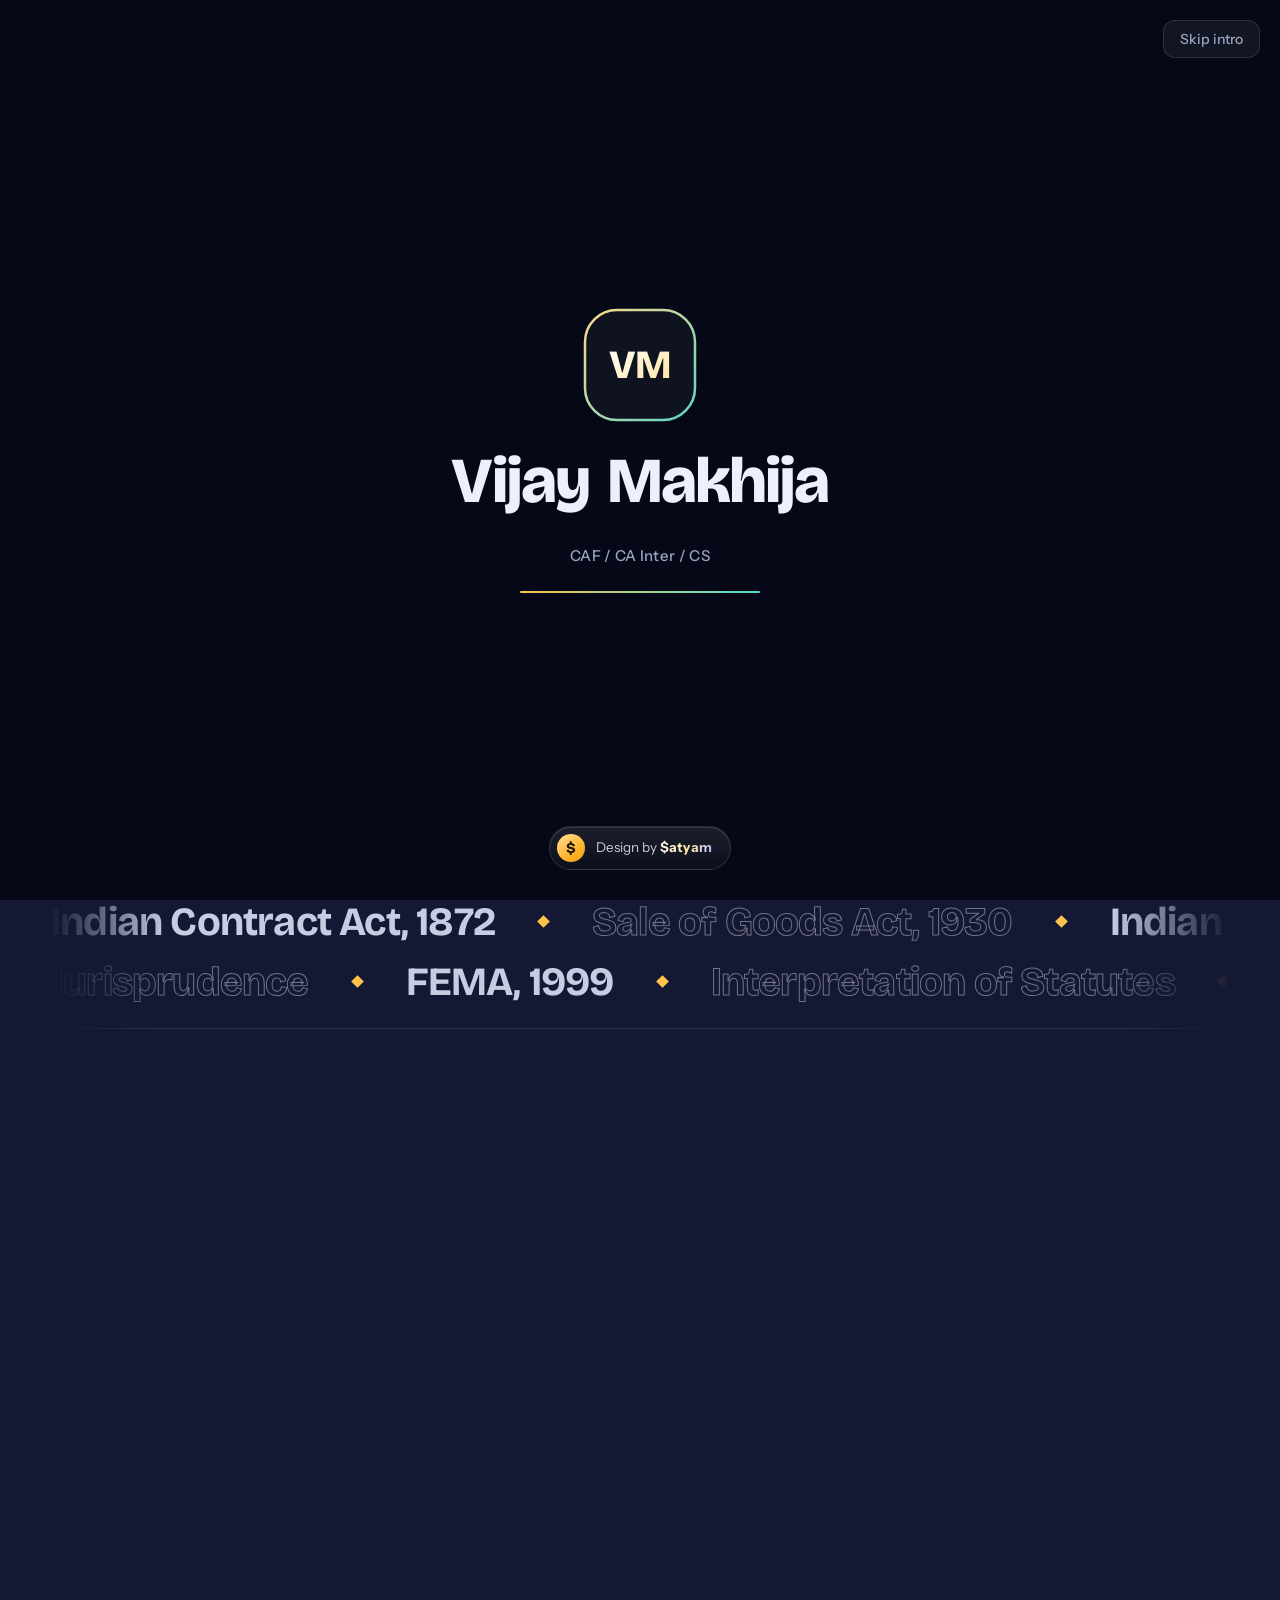
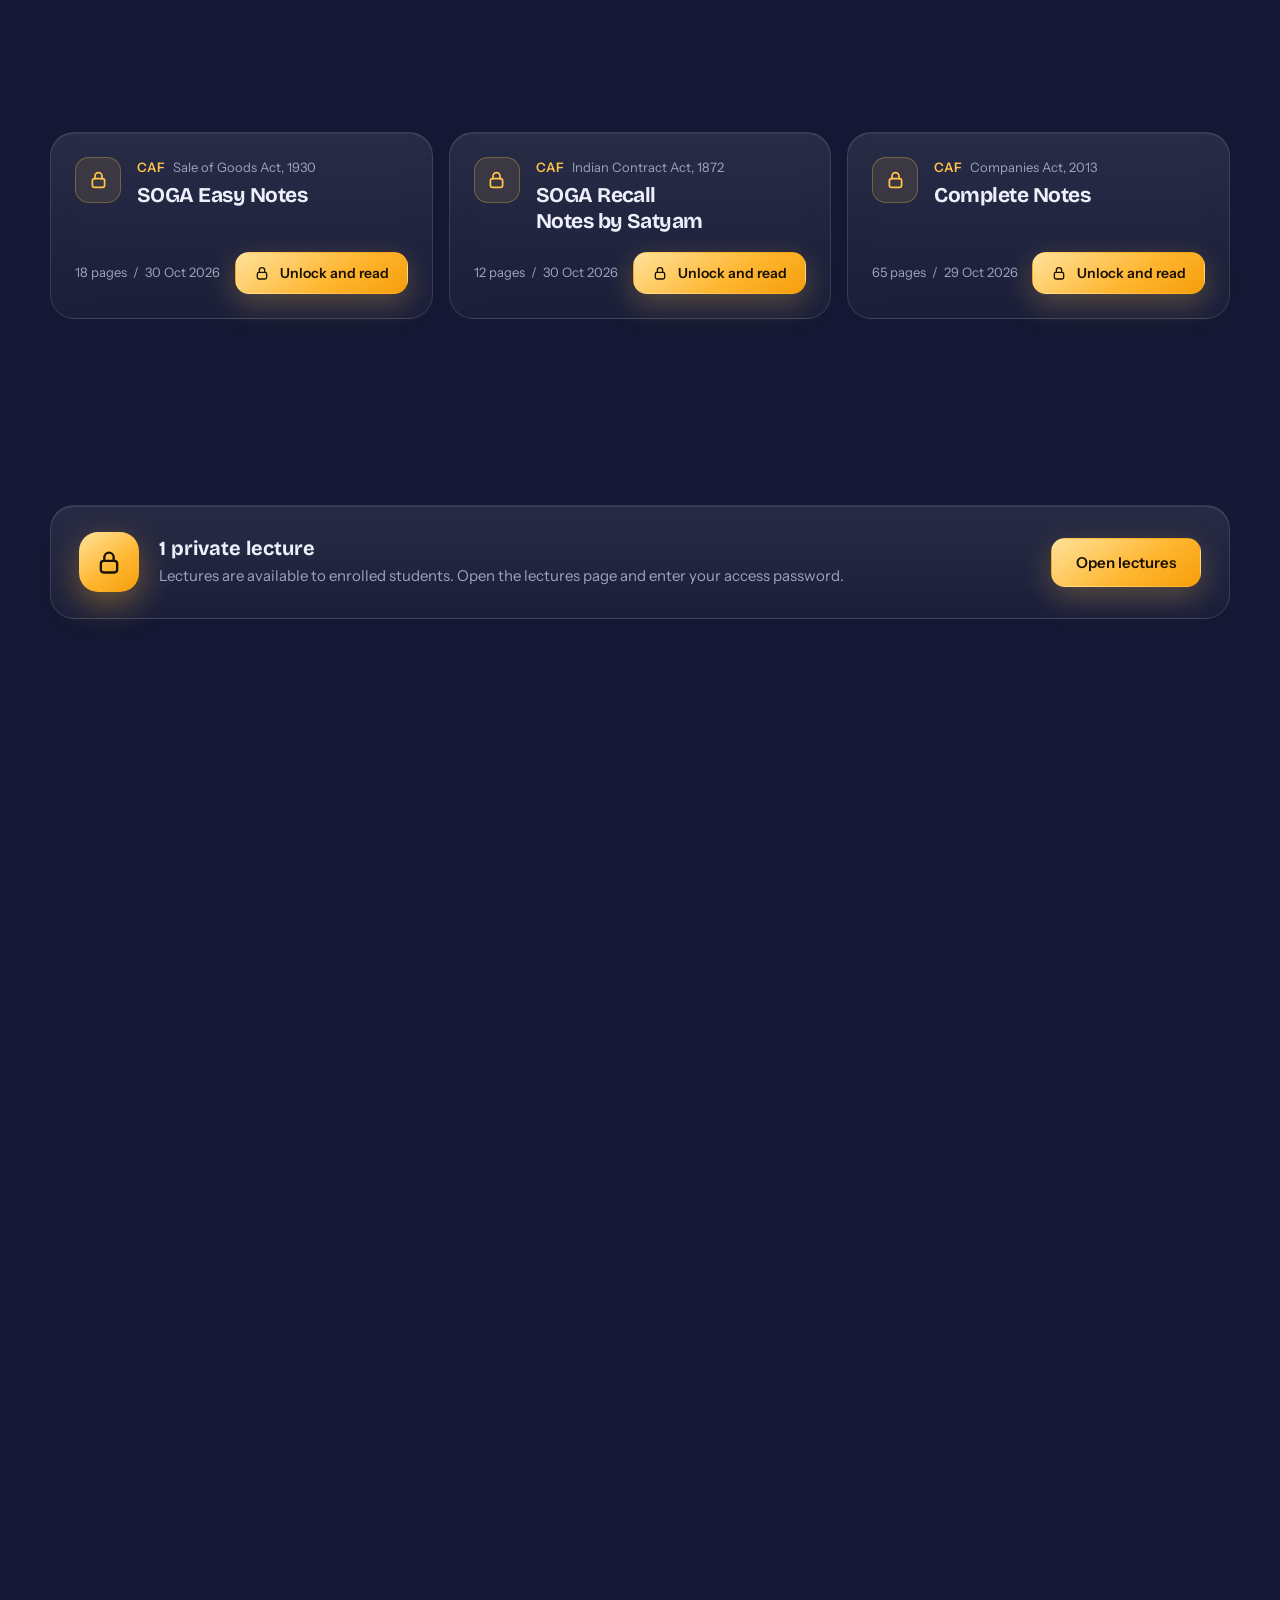
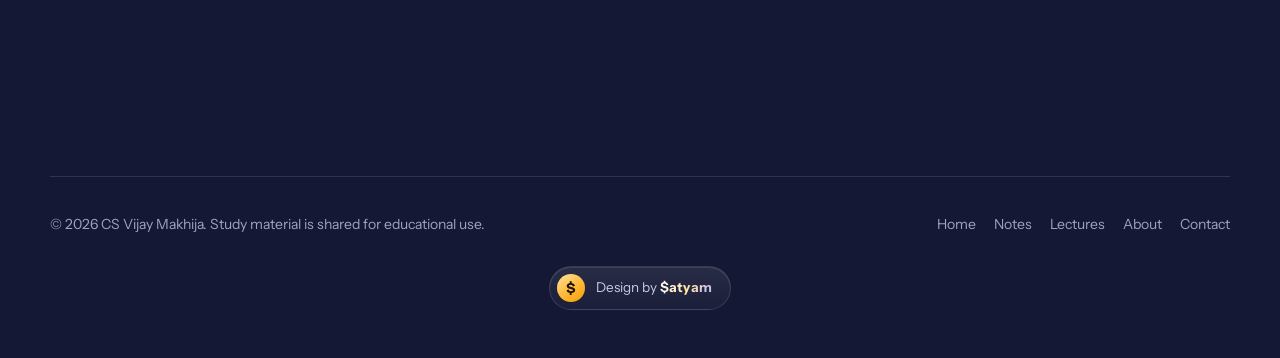
<file: index.html>
<!doctype html><html lang="en"><head><meta charset="utf-8"><meta name="viewport" content="width=device-width,initial-scale=1,viewport-fit=cover"><title>CS Vijay Makhija</title><link rel="preconnect" href="https://fonts.googleapis.com"><link rel="preconnect" href="https://fonts.gstatic.com" crossorigin><link href="https://fonts.googleapis.com/css2?family=Bricolage+Grotesque:opsz,wght@12..96,500;12..96,600;12..96,700;12..96,800&family=Instrument+Sans:wght@400;500;600&family=JetBrains+Mono:wght@400;500&display=swap" rel="stylesheet"><style>:root{padding-top:env(safe-area-inset-top,0px);padding-bottom:env(safe-area-inset-bottom,0px)}</style><link rel="stylesheet" href="style.css"></head><body>
<div id="intro" aria-hidden="true">
<div class="pn t"></div><div class="pn b"></div>
<button class="skip" type="button">Skip intro</button>
<div class="ic">
  <div class="badge"><svg viewBox="0 0 116 116"><defs><linearGradient id="g" x1="0" y1="0" x2="1" y2="1"><stop offset="0" stop-color="#FFD98A"/><stop offset="1" stop-color="#5ED6C5"/></linearGradient></defs><rect x="3" y="3" width="110" height="110" rx="32" pathLength="1"/></svg><span class="vm" data-c="brand.logo" data-t="text">VM</span></div>
  <div class="nm" data-c="intro.name" data-t="intro"><span style="--i:0">V</span><span style="--i:1">i</span><span style="--i:2">j</span><span style="--i:3">a</span><span style="--i:4">y</span><span class="sp" style="--i:5"></span><span style="--i:6">M</span><span style="--i:7">a</span><span style="--i:8">k</span><span style="--i:9">h</span><span style="--i:10">i</span><span style="--i:11">j</span><span style="--i:12">a</span></div>
  <div class="rl" data-c="intro.roles" data-t="text">Law Faculty  /  CAF  /  CA Inter  /  CS</div>
  <div class="pr"><i></i></div>
</div>
<div class="cr"><span class="credit"><span class="cm" aria-hidden="true">$</span><span>Design by <b>$atyam</b></span></span></div></div><div class="glow" aria-hidden="true"><i></i><i></i><i></i></div>
<div class="wrap">
<header class="nav"><div class="bar">
  <a class="brand" href="index.html" aria-label="Home"><span class="logo" data-c="brand.logo" data-t="text">VM</span><span><b data-c="brand.name" data-t="text">CS Vijay Makhija</b><small data-c="brand.sub" data-t="text">CAF, CA Inter &amp; CS Mentor</small></span></a>
  <button class="burger" id="burger" type="button" aria-label="Open menu" aria-expanded="false"><svg viewBox="0 0 24 24" fill="none" stroke="currentColor" stroke-width="2" stroke-linecap="round"><path d="M4 7h16M4 12h16M4 17h16"/></svg></button>
  <nav class="links" id="links" aria-label="Main"><a href="index.html" aria-current="page">Home</a><a href="notes.html">Notes</a><a href="lectures.html">Lectures</a><a href="about.html">About</a><a href="contact.html">Contact</a><a class="cta-nav tg-btn" data-c="nav.cta" data-t="text" href="contact.html">Join on Telegram</a></nav>
</div></header>
<main>
<div class="hero">
  <div>
    <div class="chips-role rise" data-c="hero.chips" data-t="lines-span" style="--d:.05"><span>Law Faculty</span><span>CAF</span><span>CA Inter</span><span>CS</span></div>
    <h1 class="rise" style="--d:.15"><span class="cs" data-c="hero.cs" data-t="text">CS</span><span class="name" data-c="hero.n1" data-t="text">Vijay</span><span class="name" data-c="hero.n2" data-t="text">Makhija</span></h1>
    <p class="lead rise" data-c="hero.lead" data-t="area" style="--d:.3">Law faculty for CAF, CA Inter and CS students. Private study notes organised statute by statute, and full lectures on YouTube.</p>
    <div class="cta rise" style="--d:.42"><a class="btn primary" href="notes.html"><span data-c="hero.b1" data-t="text">Browse notes</span> <svg viewBox="0 0 24 24" fill="none" stroke="currentColor" stroke-width="2.2" stroke-linecap="round" stroke-linejoin="round"><path d="M5 12h14M13 6l6 6-6 6"/></svg></a><a class="btn" href="lectures.html"><svg viewBox="0 0 24 24" fill="currentColor"><path d="M23 7.2a3 3 0 0 0-2.1-2.1C19 4.6 12 4.6 12 4.6s-7 0-8.9.5A3 3 0 0 0 1 7.2C.5 9.1.5 12 .5 12s0 2.9.5 4.8a3 3 0 0 0 2.1 2.1c1.9.5 8.9.5 8.9.5s7 0 8.9-.5a3 3 0 0 0 2.1-2.1c.5-1.9.5-4.8.5-4.8s0-2.9-.5-4.8zM9.8 15.2V8.8l5.6 3.2z"/></svg><span data-c="hero.b2" data-t="text">Watch lectures</span></a></div>
    <div class="updated rise" style="--d:.5" data-updated></div>
  </div>
  <div class="stage rise" style="--d:.35">
    <div class="tilt">
      <div class="sec10" role="group" aria-label="Section 10, Indian Contract Act 1872: the essentials of a valid contract">
  <div class="s-head"><div><small>Indian Contract Act, 1872</small><b>Section 10</b></div><span class="seal" id="seal" aria-hidden="true">&sect;</span></div>
  <p class="s-q">All agreements are contracts if they are made by the free consent of parties competent to contract, for a lawful consideration and with a lawful object, and are not hereby expressly declared to be void.</p>
  <ul><li><span class="ck"><svg viewBox="0 0 24 24"><path d="M5 12.5l4.5 4.5L19 7.5"/></svg></span><span class="tx">Lawful offer and acceptance</span><em>Sec. 2</em></li><li><span class="ck"><svg viewBox="0 0 24 24"><path d="M5 12.5l4.5 4.5L19 7.5"/></svg></span><span class="tx">Competent parties</span><em>Sec. 11</em></li><li><span class="ck"><svg viewBox="0 0 24 24"><path d="M5 12.5l4.5 4.5L19 7.5"/></svg></span><span class="tx">Free consent</span><em>Sec. 13 to 14</em></li><li><span class="ck"><svg viewBox="0 0 24 24"><path d="M5 12.5l4.5 4.5L19 7.5"/></svg></span><span class="tx">Lawful consideration</span><em>Sec. 2(d), 23</em></li><li><span class="ck"><svg viewBox="0 0 24 24"><path d="M5 12.5l4.5 4.5L19 7.5"/></svg></span><span class="tx">Lawful object</span><em>Sec. 23</em></li><li><span class="ck"><svg viewBox="0 0 24 24"><path d="M5 12.5l4.5 4.5L19 7.5"/></svg></span><span class="tx">Not expressly declared void</span><em>Sec. 24 to 30</em></li></ul>
  <div class="s-prog"><i id="s10bar"></i></div>
  <div class="s-res" id="s10result"><svg width="20" height="20" fill="none" stroke="currentColor" stroke-width="2.6" stroke-linecap="round" stroke-linejoin="round" viewBox="0 0 24 24"><path d="M5 12.5l4.5 4.5L19 7.5"/></svg>Valid contract<span>Sec. 2(h)</span></div>
</div>
      <div class="float a"><svg viewBox="0 0 24 24" fill="currentColor"><path d="M21.5 4.3 2.9 11.5c-.9.3-.9 1.5 0 1.8l4.7 1.5 1.8 5.6c.2.7 1.1.9 1.6.4l2.6-2.4 4.8 3.5c.6.4 1.4.1 1.6-.6L23 5.4c.2-.8-.6-1.4-1.5-1.1zM9.5 14.3l8.9-5.5-7 6.7-.3 3z"/></svg><span data-c="hero.f1" data-t="text">Notes on Telegram</span></div>
      <div class="float b"><svg viewBox="0 0 24 24" fill="currentColor"><path d="M23 7.2a3 3 0 0 0-2.1-2.1C19 4.6 12 4.6 12 4.6s-7 0-8.9.5A3 3 0 0 0 1 7.2C.5 9.1.5 12 .5 12s0 2.9.5 4.8a3 3 0 0 0 2.1 2.1c1.9.5 8.9.5 8.9.5s7 0 8.9-.5a3 3 0 0 0 2.1-2.1c.5-1.9.5-4.8.5-4.8s0-2.9-.5-4.8zM9.8 15.2V8.8l5.6 3.2z"/></svg><span data-c="hero.f2" data-t="text">Lectures on YouTube</span></div>
    </div>
  </div>
</div>
</main>
<div class="marquee" aria-hidden="true" data-c="home.marquee" data-t="marquee"><div class="track"><span>Indian Contract Act, 1872</span><i></i><span>Sale of Goods Act, 1930</span><i></i><span>Indian Partnership Act, 1932</span><i></i><span>LLP Act, 2008</span><i></i><span>Companies Act, 2013</span><i></i><span>Negotiable Instruments Act, 1881</span><i></i><span>General Clauses Act, 1897</span><i></i><span>Interpretation of Statutes</span><i></i><span>FEMA, 1999</span><i></i><span>Jurisprudence</span><i></i><span>Indian Contract Act, 1872</span><i></i><span>Sale of Goods Act, 1930</span><i></i><span>Indian Partnership Act, 1932</span><i></i><span>LLP Act, 2008</span><i></i><span>Companies Act, 2013</span><i></i><span>Negotiable Instruments Act, 1881</span><i></i><span>General Clauses Act, 1897</span><i></i><span>Interpretation of Statutes</span><i></i><span>FEMA, 1999</span><i></i><span>Jurisprudence</span><i></i></div><div class="track rev"><span>Jurisprudence</span><i></i><span>FEMA, 1999</span><i></i><span>Interpretation of Statutes</span><i></i><span>General Clauses Act, 1897</span><i></i><span>Negotiable Instruments Act, 1881</span><i></i><span>Companies Act, 2013</span><i></i><span>LLP Act, 2008</span><i></i><span>Indian Partnership Act, 1932</span><i></i><span>Sale of Goods Act, 1930</span><i></i><span>Indian Contract Act, 1872</span><i></i><span>Jurisprudence</span><i></i><span>FEMA, 1999</span><i></i><span>Interpretation of Statutes</span><i></i><span>General Clauses Act, 1897</span><i></i><span>Negotiable Instruments Act, 1881</span><i></i><span>Companies Act, 2013</span><i></i><span>LLP Act, 2008</span><i></i><span>Indian Partnership Act, 1932</span><i></i><span>Sale of Goods Act, 1930</span><i></i><span>Indian Contract Act, 1872</span><i></i></div></div>
<section>
  <div class="sec-head rise"><h2 data-c="home.lib.h" data-t="text">The library</h2><p data-c="home.lib.p" data-t="area">Organised by level and statute. New material appears here as soon as it is published.</p></div>
  <div class="portals">
    <a class="panel portal rise" style="--tint:rgba(243,185,77,.22);--d:.05" href="notes.html"><span class="ico"><svg viewBox="0 0 24 24" fill="none" stroke="currentColor" stroke-width="1.8" stroke-linecap="round" stroke-linejoin="round" style="color:#F3B94D"><path d="M14 3H7a2 2 0 0 0-2 2v14a2 2 0 0 0 2 2h10a2 2 0 0 0 2-2V8z"/><path d="M14 3v5h5M9 13h6M9 17h6"/></svg></span><div><span class="count"><span data-count="notes">0</span> documents</span><h3 data-c="home.p1.h" data-t="text">Notes</h3><p data-c="home.p1.p" data-t="area">Password-protected notes in folders, by level and statute.</p></div><span class="go-arrow"><svg viewBox="0 0 24 24" fill="none" stroke="currentColor" stroke-width="2.2" stroke-linecap="round" stroke-linejoin="round"><path d="M5 12h14M13 6l6 6-6 6"/></svg></span></a>
    <a class="panel portal rise" style="--tint:rgba(255,107,107,.2);--d:.15" href="lectures.html"><span class="ico"><svg viewBox="0 0 24 24" fill="none" stroke="currentColor" stroke-width="1.8" stroke-linecap="round" stroke-linejoin="round" style="color:#FF7B7B"><rect x="3" y="5" width="18" height="14" rx="4"/><path d="M10 9.5v5l4.5-2.5z" fill="currentColor"/></svg></span><div><span class="count"><span data-count="lectures">0</span> lectures</span><h3 data-c="home.p2.h" data-t="text">Lectures</h3><p data-c="home.p2.p" data-t="area">Full-length private lectures, available with your access password.</p></div><span class="go-arrow"><svg viewBox="0 0 24 24" fill="none" stroke="currentColor" stroke-width="2.2" stroke-linecap="round" stroke-linejoin="round"><path d="M5 12h14M13 6l6 6-6 6"/></svg></span></a>
    <a class="panel portal rise" style="--tint:rgba(94,214,197,.2);--d:.25" href="about.html"><span class="ico"><svg viewBox="0 0 24 24" fill="none" stroke="currentColor" stroke-width="1.8" stroke-linecap="round" stroke-linejoin="round" style="color:#5ED6C5"><circle cx="12" cy="8" r="4"/><path d="M4 21c0-4 3.5-6.5 8-6.5s8 2.5 8 6.5"/></svg></span><div><span class="count"><span data-c="home.p3.c" data-t="text">Law faculty</span></span><h3 data-c="home.p3.h" data-t="text">About</h3><p data-c="home.p3.p" data-t="area">The faculty behind the notes and lectures.</p></div><span class="go-arrow"><svg viewBox="0 0 24 24" fill="none" stroke="currentColor" stroke-width="2.2" stroke-linecap="round" stroke-linejoin="round"><path d="M5 12h14M13 6l6 6-6 6"/></svg></span></a>
  </div>
</section>
<section style="padding-top:0">
  <div class="sec-head rise"><h2 data-c="home.ln.h" data-t="text">Latest notes</h2><a class="more-link" href="notes.html"><span data-c="home.ln.m" data-t="text">All notes</span> <svg viewBox="0 0 24 24" fill="none" stroke="currentColor" stroke-width="2.2" stroke-linecap="round" stroke-linejoin="round"><path d="M5 12h14M13 6l6 6-6 6"/></svg></a></div>
  <div class="notes" id="latest-notes"></div>
</section>
<section style="padding-top:0">
  <div class="sec-head rise"><h2 data-c="home.ll.h" data-t="text">Private lectures</h2><a class="more-link" href="lectures.html"><span data-c="home.ll.m" data-t="text">All lectures</span> <svg viewBox="0 0 24 24" fill="none" stroke="currentColor" stroke-width="2.2" stroke-linecap="round" stroke-linejoin="round"><path d="M5 12h14M13 6l6 6-6 6"/></svg></a></div>
  <div class="lectures" id="latest-lectures"></div>
</section>
<section style="padding-top:0">
  <div class="sec-head rise"><h2 data-c="home.prog.h" data-t="text">Programmes</h2><p data-c="home.prog.p" data-t="area">Law subjects for each level. Choose a level to see its notes.</p></div>
  <div class="levels"><a class="panel level rise" style="--d:0.05" href="notes.html#caf"><span class="tag" data-c="lv.caf.tag" data-t="text">CA Foundation</span><h3 data-c="lv.caf.title" data-t="text">CAF</h3><p class="sub" data-c="lv.caf.sub" data-t="text">Business Laws</p><ul data-c="lv.caf.list" data-t="lines-li"><li>Indian Contract Act, 1872</li><li>Sale of Goods Act, 1930</li><li>Indian Partnership Act, 1932</li><li>LLP Act, 2008</li><li>Companies Act, 2013</li></ul><span class="more">View notes <svg viewBox="0 0 24 24" fill="none" stroke="currentColor" stroke-width="2.2" stroke-linecap="round" stroke-linejoin="round"><path d="M5 12h14M13 6l6 6-6 6"/></svg></span></a><a class="panel level rise" style="--d:0.15" href="notes.html#ca-inter"><span class="tag" data-c="lv.inter.tag" data-t="text">CA Intermediate</span><h3 data-c="lv.inter.title" data-t="text">CA Inter</h3><p class="sub" data-c="lv.inter.sub" data-t="text">Corporate and Other Laws</p><ul data-c="lv.inter.list" data-t="lines-li"><li>Companies Act, 2013</li><li>Negotiable Instruments Act, 1881</li><li>General Clauses Act, 1897</li><li>Interpretation of Statutes</li><li>FEMA, 1999</li></ul><span class="more">View notes <svg viewBox="0 0 24 24" fill="none" stroke="currentColor" stroke-width="2.2" stroke-linecap="round" stroke-linejoin="round"><path d="M5 12h14M13 6l6 6-6 6"/></svg></span></a><a class="panel level rise" style="--d:0.25" href="notes.html#cs"><span class="tag" data-c="lv.cs.tag" data-t="text">Company Secretary</span><h3 data-c="lv.cs.title" data-t="text">CS</h3><p class="sub" data-c="lv.cs.sub" data-t="text">Law papers</p><ul data-c="lv.cs.list" data-t="lines-li"><li>Company Law</li><li>Jurisprudence, Interpretation &amp; General Laws</li><li>Economic, Business &amp; Commercial Laws</li></ul><span class="more">View notes <svg viewBox="0 0 24 24" fill="none" stroke="currentColor" stroke-width="2.2" stroke-linecap="round" stroke-linejoin="round"><path d="M5 12h14M13 6l6 6-6 6"/></svg></span></a></div>
</section>
<section style="padding-top:0;margin-top:56px"><div class="panel band rise"><div><h2 data-c="band.h" data-t="text">Practice questions on Telegram.</h2><p data-c="band.p" data-t="area">Join the CA Foundation Law Questions channel for regular practice questions and announcements.</p></div><div class="cta"><a class="btn primary tg-btn" href="contact.html"><svg viewBox="0 0 24 24" fill="currentColor"><path d="M21.5 4.3 2.9 11.5c-.9.3-.9 1.5 0 1.8l4.7 1.5 1.8 5.6c.2.7 1.1.9 1.6.4l2.6-2.4 4.8 3.5c.6.4 1.4.1 1.6-.6L23 5.4c.2-.8-.6-1.4-1.5-1.1zM9.5 14.3l8.9-5.5-7 6.7-.3 3z"/></svg><span data-c="band.b1" data-t="text">Join on Telegram</span></a><a class="btn" href="notes.html"><svg viewBox="0 0 24 24" fill="none" stroke="currentColor" stroke-width="1.8" stroke-linecap="round" stroke-linejoin="round" style="color:#F3B94D"><path d="M14 3H7a2 2 0 0 0-2 2v14a2 2 0 0 0 2 2h10a2 2 0 0 0 2-2V8z"/><path d="M14 3v5h5M9 13h6M9 17h6"/></svg><span data-c="band.b2" data-t="text">Open notes</span></a></div></div></section>
<footer><div class="f-top"><span data-c="footer.copy" data-t="text">© 2026 CS Vijay Makhija. Study material is shared for educational use.</span><nav><a href="index.html">Home</a><a href="notes.html">Notes</a><a href="lectures.html">Lectures</a><a href="about.html">About</a><a href="contact.html">Contact</a></nav></div>
<div class="f-credit"><span class="credit"><span class="cm" aria-hidden="true">$</span><span>Design by <b>$atyam</b></span></span></div></footer></div>
<script src="app.js"></script>
</body></html>
</file>
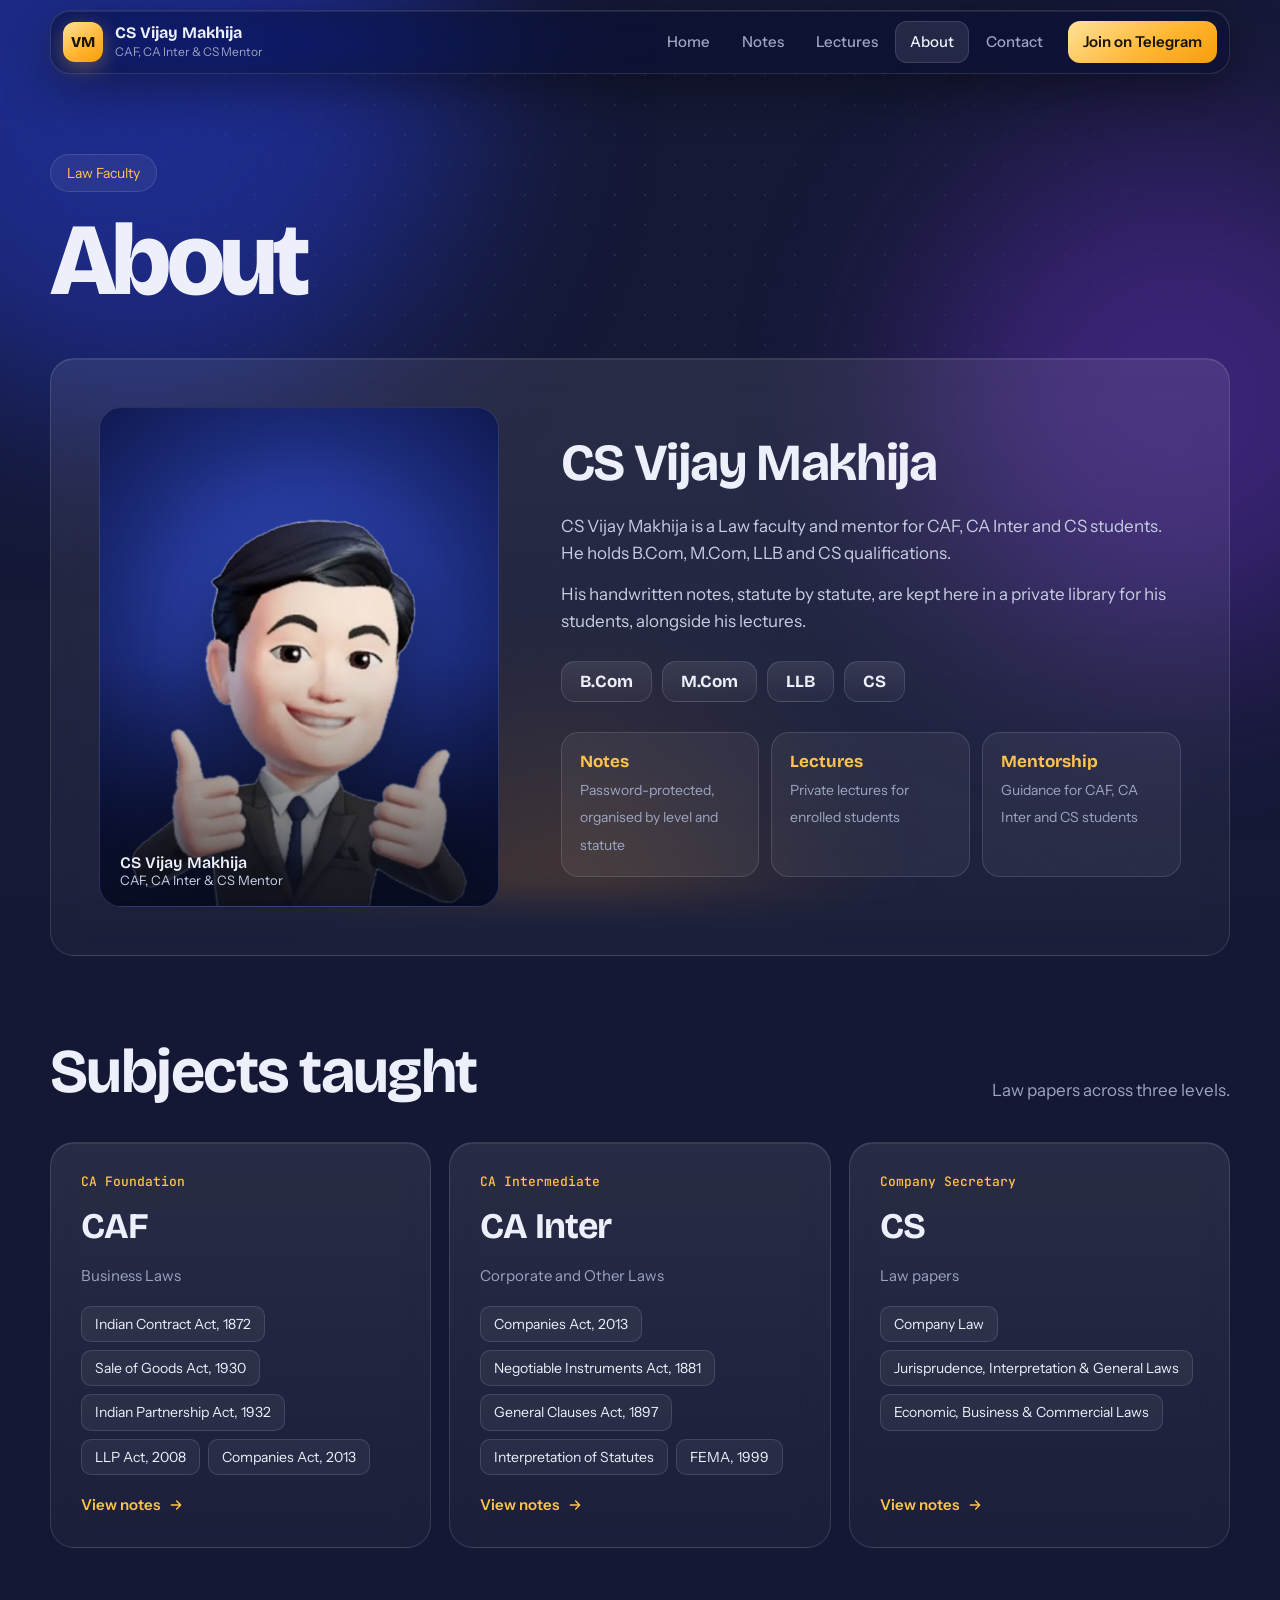
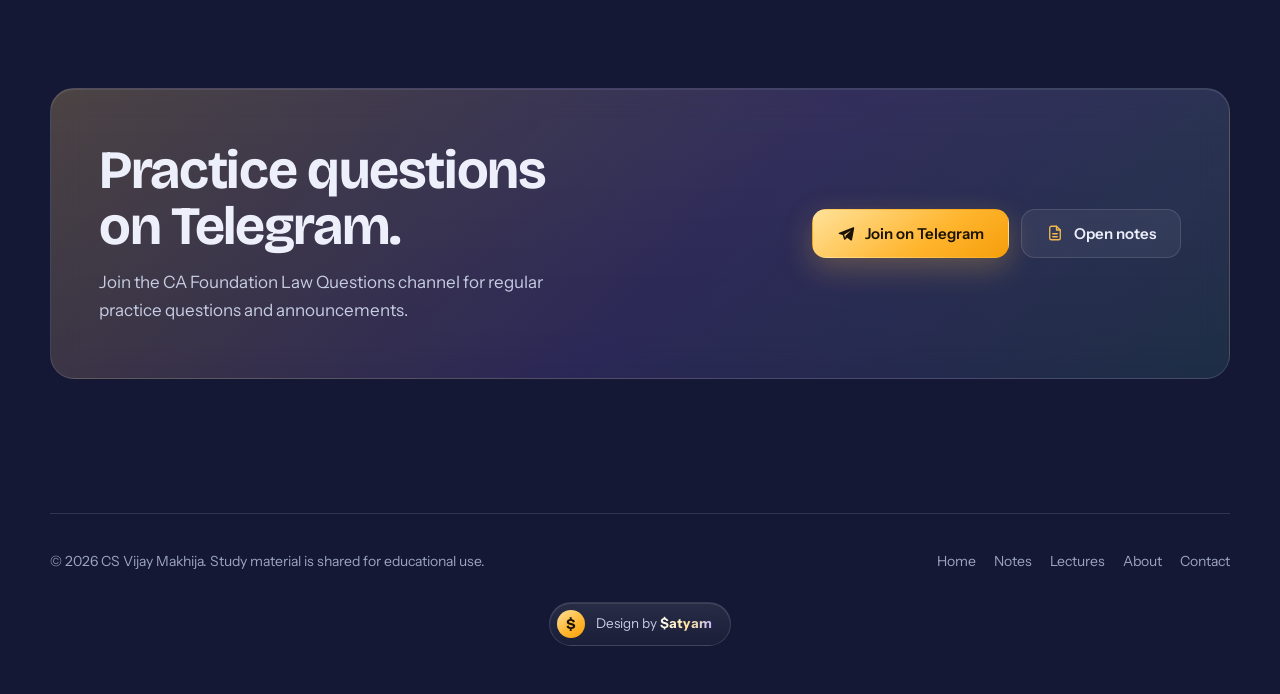
<file: about.html>
<!doctype html><html lang="en"><head><meta charset="utf-8"><meta name="viewport" content="width=device-width,initial-scale=1,viewport-fit=cover"><title>About | CS Vijay Makhija</title><link rel="preconnect" href="https://fonts.googleapis.com"><link rel="preconnect" href="https://fonts.gstatic.com" crossorigin><link href="https://fonts.googleapis.com/css2?family=Bricolage+Grotesque:opsz,wght@12..96,500;12..96,600;12..96,700;12..96,800&family=Instrument+Sans:wght@400;500;600&family=JetBrains+Mono:wght@400;500&display=swap" rel="stylesheet"><style>:root{padding-top:env(safe-area-inset-top,0px);padding-bottom:env(safe-area-inset-bottom,0px)}</style><link rel="stylesheet" href="style.css"></head><body>
<div class="glow" aria-hidden="true"><i></i><i></i><i></i></div>
<div class="wrap">
<header class="nav"><div class="bar">
  <a class="brand" href="index.html" aria-label="Home"><span class="logo" data-c="brand.logo" data-t="text">VM</span><span><b data-c="brand.name" data-t="text">CS Vijay Makhija</b><small data-c="brand.sub" data-t="text">CAF, CA Inter &amp; CS Mentor</small></span></a>
  <button class="burger" id="burger" type="button" aria-label="Open menu" aria-expanded="false"><svg viewBox="0 0 24 24" fill="none" stroke="currentColor" stroke-width="2" stroke-linecap="round"><path d="M4 7h16M4 12h16M4 17h16"/></svg></button>
  <nav class="links" id="links" aria-label="Main"><a href="index.html">Home</a><a href="notes.html">Notes</a><a href="lectures.html">Lectures</a><a href="about.html" aria-current="page">About</a><a href="contact.html">Contact</a><a class="cta-nav tg-btn" data-c="nav.cta" data-t="text" href="contact.html">Join on Telegram</a></nav>
</div></header>
<div class="page-head"><span class="kicker rise" data-c="about.k" data-t="text">Law Faculty</span><h1 class="rise" data-c="about.h" data-t="text" style="--d:.08">About</h1></div>
<section style="padding-top:20px"><div class="panel about rise" style="--d:.16">
  <figure class="portrait" id="portrait"><span class="ini" id="ini" data-c="brand.logo" data-t="text">VM</span><figcaption><span data-c="about.cap" data-t="text">CS Vijay Makhija</span><small data-c="brand.sub" data-t="text">CAF, CA Inter &amp; CS Mentor</small></figcaption></figure>
  <div>
    <h2 data-c="about.name" data-t="text">CS Vijay Makhija</h2>
    <p data-c="about.bio1" data-t="area">CS Vijay Makhija is a Law faculty and mentor for CAF, CA Inter and CS students. He holds B.Com, M.Com, LLB and CS qualifications.</p>
    <p data-c="about.bio2" data-t="area">His handwritten notes, statute by statute, are kept here in a private library for his students, alongside his lectures.</p>
    <div class="creds" data-c="about.creds" data-t="lines-span" aria-label="Qualifications"><span>B.Com</span><span>M.Com</span><span>LLB</span><span>CS</span></div>
    <div class="points"><div><b data-c="about.pt1.h" data-t="text">Notes</b><span data-c="about.pt1.p" data-t="area">Password-protected, organised by level and statute</span></div><div><b data-c="about.pt2.h" data-t="text">Lectures</b><span data-c="about.pt2.p" data-t="area">Private lectures for enrolled students</span></div><div><b data-c="about.pt3.h" data-t="text">Mentorship</b><span data-c="about.pt3.p" data-t="area">Guidance for CAF, CA Inter and CS students</span></div></div>
  </div>
</div></section>
<section style="padding-top:0"><div class="sec-head rise"><h2 data-c="about.sub.h" data-t="text">Subjects taught</h2><p data-c="about.sub.p" data-t="area">Law papers across three levels.</p></div><div class="levels"><a class="panel level rise" style="--d:0.05" href="notes.html#caf"><span class="tag" data-c="lv.caf.tag" data-t="text">CA Foundation</span><h3 data-c="lv.caf.title" data-t="text">CAF</h3><p class="sub" data-c="lv.caf.sub" data-t="text">Business Laws</p><ul data-c="lv.caf.list" data-t="lines-li"><li>Indian Contract Act, 1872</li><li>Sale of Goods Act, 1930</li><li>Indian Partnership Act, 1932</li><li>LLP Act, 2008</li><li>Companies Act, 2013</li></ul><span class="more">View notes <svg viewBox="0 0 24 24" fill="none" stroke="currentColor" stroke-width="2.2" stroke-linecap="round" stroke-linejoin="round"><path d="M5 12h14M13 6l6 6-6 6"/></svg></span></a><a class="panel level rise" style="--d:0.15" href="notes.html#ca-inter"><span class="tag" data-c="lv.inter.tag" data-t="text">CA Intermediate</span><h3 data-c="lv.inter.title" data-t="text">CA Inter</h3><p class="sub" data-c="lv.inter.sub" data-t="text">Corporate and Other Laws</p><ul data-c="lv.inter.list" data-t="lines-li"><li>Companies Act, 2013</li><li>Negotiable Instruments Act, 1881</li><li>General Clauses Act, 1897</li><li>Interpretation of Statutes</li><li>FEMA, 1999</li></ul><span class="more">View notes <svg viewBox="0 0 24 24" fill="none" stroke="currentColor" stroke-width="2.2" stroke-linecap="round" stroke-linejoin="round"><path d="M5 12h14M13 6l6 6-6 6"/></svg></span></a><a class="panel level rise" style="--d:0.25" href="notes.html#cs"><span class="tag" data-c="lv.cs.tag" data-t="text">Company Secretary</span><h3 data-c="lv.cs.title" data-t="text">CS</h3><p class="sub" data-c="lv.cs.sub" data-t="text">Law papers</p><ul data-c="lv.cs.list" data-t="lines-li"><li>Company Law</li><li>Jurisprudence, Interpretation &amp; General Laws</li><li>Economic, Business &amp; Commercial Laws</li></ul><span class="more">View notes <svg viewBox="0 0 24 24" fill="none" stroke="currentColor" stroke-width="2.2" stroke-linecap="round" stroke-linejoin="round"><path d="M5 12h14M13 6l6 6-6 6"/></svg></span></a></div></section>
<section style="padding-top:0;margin-top:56px"><div class="panel band rise"><div><h2 data-c="band.h" data-t="text">Practice questions on Telegram.</h2><p data-c="band.p" data-t="area">Join the CA Foundation Law Questions channel for regular practice questions and announcements.</p></div><div class="cta"><a class="btn primary tg-btn" href="contact.html"><svg viewBox="0 0 24 24" fill="currentColor"><path d="M21.5 4.3 2.9 11.5c-.9.3-.9 1.5 0 1.8l4.7 1.5 1.8 5.6c.2.7 1.1.9 1.6.4l2.6-2.4 4.8 3.5c.6.4 1.4.1 1.6-.6L23 5.4c.2-.8-.6-1.4-1.5-1.1zM9.5 14.3l8.9-5.5-7 6.7-.3 3z"/></svg><span data-c="band.b1" data-t="text">Join on Telegram</span></a><a class="btn" href="notes.html"><svg viewBox="0 0 24 24" fill="none" stroke="currentColor" stroke-width="1.8" stroke-linecap="round" stroke-linejoin="round" style="color:#F3B94D"><path d="M14 3H7a2 2 0 0 0-2 2v14a2 2 0 0 0 2 2h10a2 2 0 0 0 2-2V8z"/><path d="M14 3v5h5M9 13h6M9 17h6"/></svg><span data-c="band.b2" data-t="text">Open notes</span></a></div></div></section>
<footer><div class="f-top"><span data-c="footer.copy" data-t="text">© 2026 CS Vijay Makhija. Study material is shared for educational use.</span><nav><a href="index.html">Home</a><a href="notes.html">Notes</a><a href="lectures.html">Lectures</a><a href="about.html">About</a><a href="contact.html">Contact</a></nav></div>
<div class="f-credit"><span class="credit"><span class="cm" aria-hidden="true">$</span><span>Design by <b>$atyam</b></span></span></div></footer></div>
<script src="app.js"></script>
</body></html>
</file>
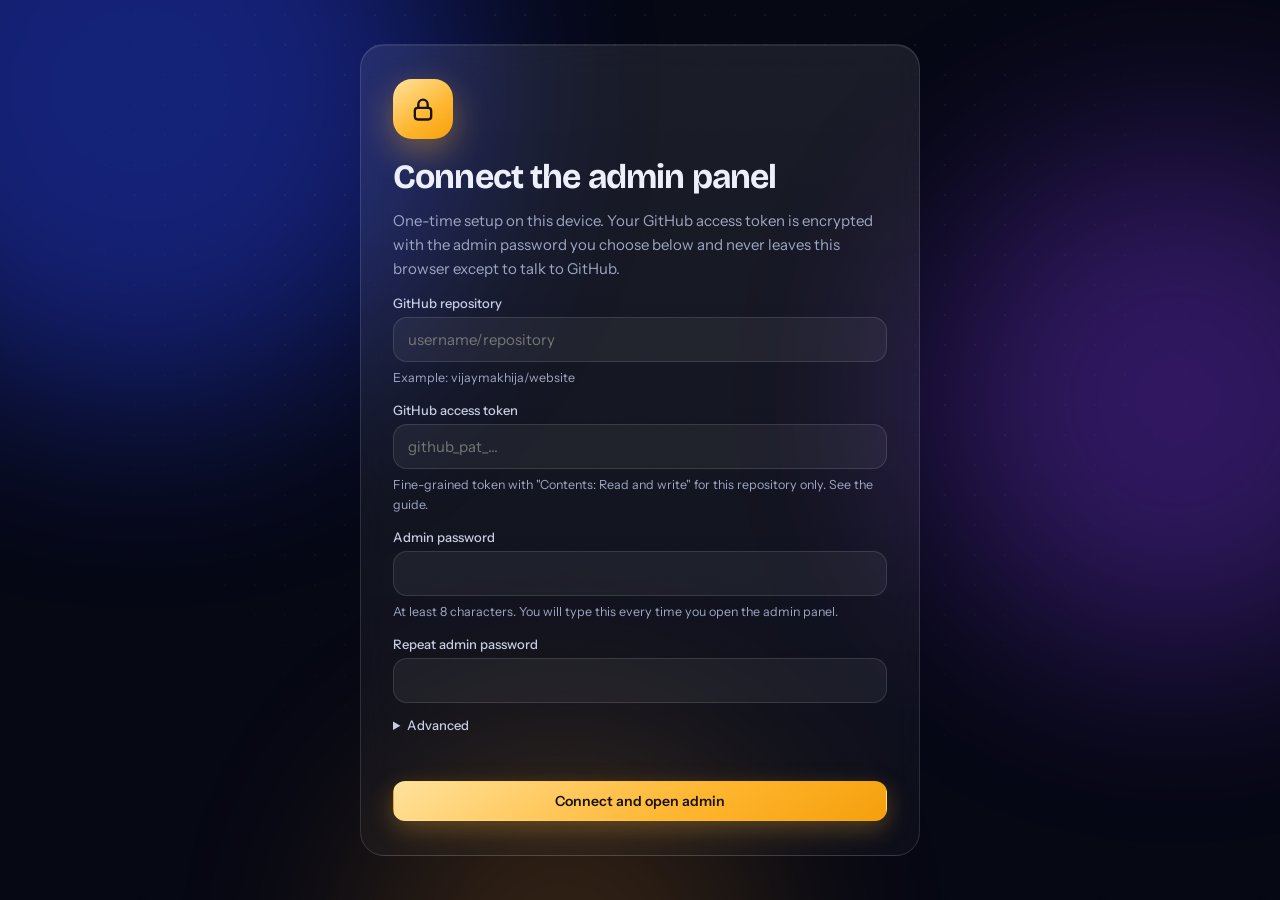
<file: admin.html>
<!doctype html>
<html lang="en"><head><meta charset="utf-8"><meta name="viewport" content="width=device-width,initial-scale=1,viewport-fit=cover"><meta name="robots" content="noindex,nofollow">
<title>Admin | CS Vijay Makhija</title>
<link rel="preconnect" href="https://fonts.googleapis.com"><link rel="preconnect" href="https://fonts.gstatic.com" crossorigin>
<link href="https://fonts.googleapis.com/css2?family=Bricolage+Grotesque:opsz,wght@12..96,500;12..96,600;12..96,700;12..96,800&family=Instrument+Sans:wght@400;500;600&family=JetBrains+Mono:wght@400;500&display=swap" rel="stylesheet">
<link rel="stylesheet" href="style.css"><link rel="stylesheet" href="admin.css"></head>
<body class="adm"><div class="glow" aria-hidden="true"><i></i><i></i><i></i></div>
<div id="app"><p class="a-boot">Loading admin panel</p></div>
<noscript><p class="a-boot">The admin panel needs JavaScript.</p></noscript>
<script src="admin.js"></script>
</body></html>
</file>
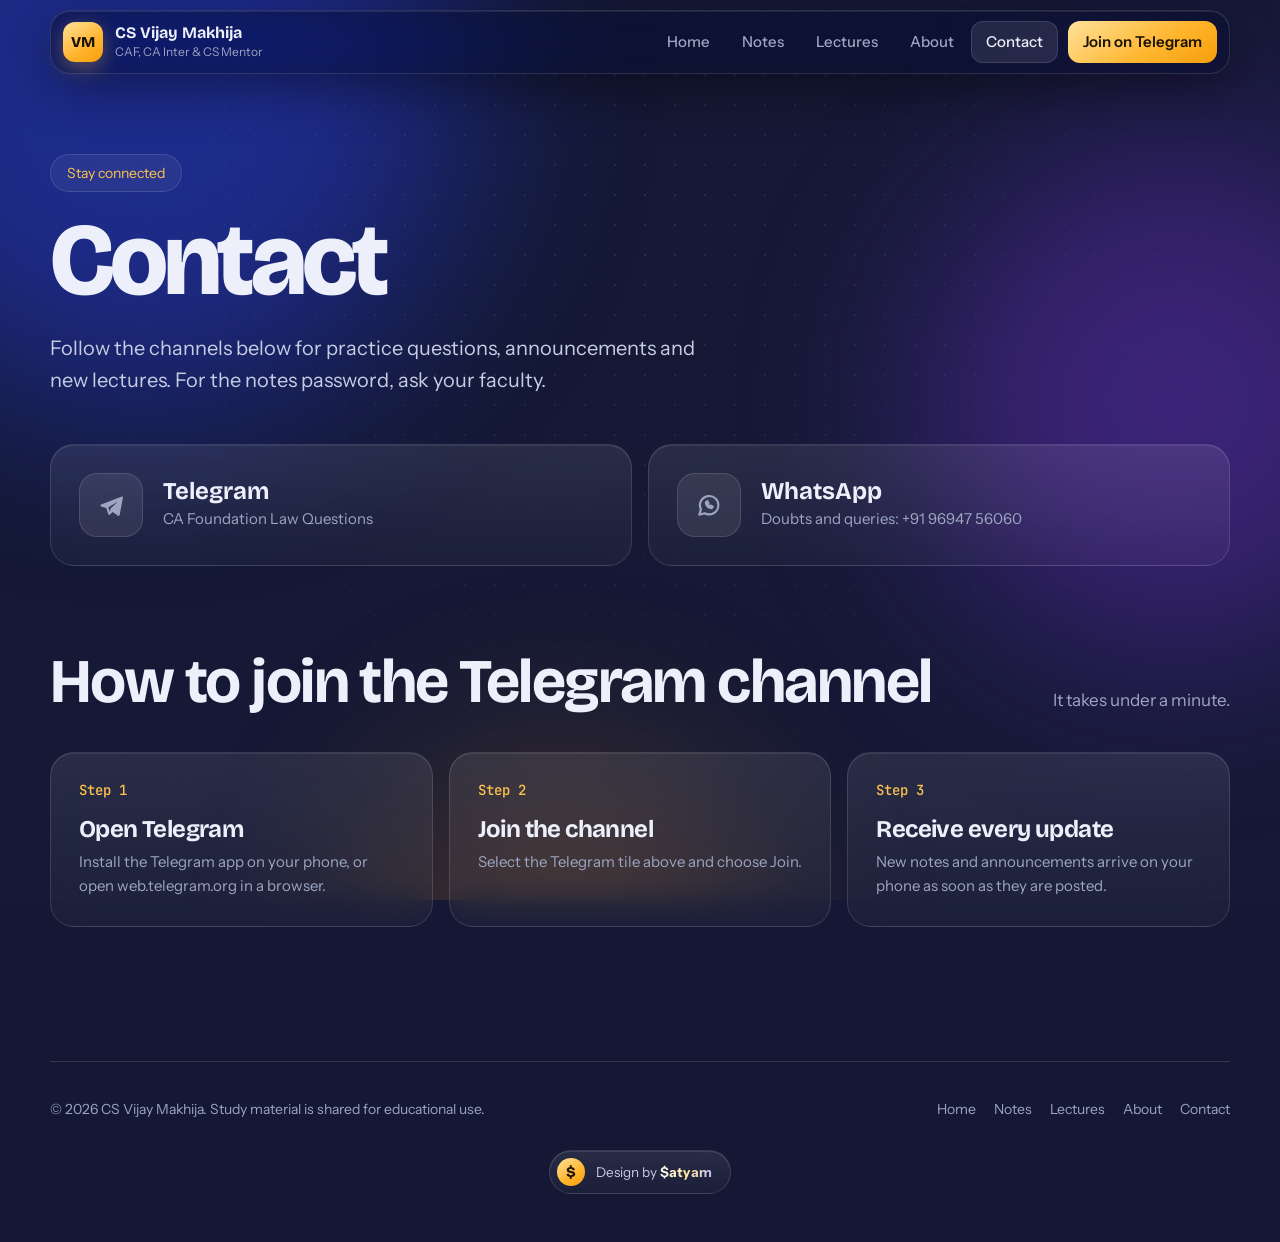
<file: contact.html>
<!doctype html><html lang="en"><head><meta charset="utf-8"><meta name="viewport" content="width=device-width,initial-scale=1,viewport-fit=cover"><title>Contact | CS Vijay Makhija</title><link rel="preconnect" href="https://fonts.googleapis.com"><link rel="preconnect" href="https://fonts.gstatic.com" crossorigin><link href="https://fonts.googleapis.com/css2?family=Bricolage+Grotesque:opsz,wght@12..96,500;12..96,600;12..96,700;12..96,800&family=Instrument+Sans:wght@400;500;600&family=JetBrains+Mono:wght@400;500&display=swap" rel="stylesheet"><style>:root{padding-top:env(safe-area-inset-top,0px);padding-bottom:env(safe-area-inset-bottom,0px)}</style><link rel="stylesheet" href="style.css"></head><body>
<div class="glow" aria-hidden="true"><i></i><i></i><i></i></div>
<div class="wrap">
<header class="nav"><div class="bar">
  <a class="brand" href="index.html" aria-label="Home"><span class="logo" data-c="brand.logo" data-t="text">VM</span><span><b data-c="brand.name" data-t="text">CS Vijay Makhija</b><small data-c="brand.sub" data-t="text">CAF, CA Inter &amp; CS Mentor</small></span></a>
  <button class="burger" id="burger" type="button" aria-label="Open menu" aria-expanded="false"><svg viewBox="0 0 24 24" fill="none" stroke="currentColor" stroke-width="2" stroke-linecap="round"><path d="M4 7h16M4 12h16M4 17h16"/></svg></button>
  <nav class="links" id="links" aria-label="Main"><a href="index.html">Home</a><a href="notes.html">Notes</a><a href="lectures.html">Lectures</a><a href="about.html">About</a><a href="contact.html" aria-current="page">Contact</a><a class="cta-nav tg-btn" data-c="nav.cta" data-t="text" href="contact.html">Join on Telegram</a></nav>
</div></header>
<div class="page-head"><span class="kicker rise" data-c="contact.k" data-t="text">Stay connected</span><h1 class="rise" data-c="contact.h" data-t="text" style="--d:.08">Contact</h1>
<p class="rise" data-c="contact.p" data-t="area" style="--d:.16">Follow the channels below for practice questions, announcements and new lectures. For the notes password, ask your faculty.</p></div>
<section style="padding-top:20px"><div class="social-grid rise" style="--d:.24" id="social"></div></section>
<section style="padding-top:0"><div class="sec-head rise"><h2 data-c="contact.how.h" data-t="text">How to join the Telegram channel</h2><p data-c="contact.how.p" data-t="area">It takes under a minute.</p></div>
<div class="steps"><div class="panel step rise" style="--d:0.0"><span class="n" data-c="contact.s1.n" data-t="text">Step 1</span><h3 data-c="contact.s1.h" data-t="text">Open Telegram</h3><p data-c="contact.s1.p" data-t="area">Install the Telegram app on your phone, or open web.telegram.org in a browser.</p></div><div class="panel step rise" style="--d:0.1"><span class="n" data-c="contact.s2.n" data-t="text">Step 2</span><h3 data-c="contact.s2.h" data-t="text">Join the channel</h3><p data-c="contact.s2.p" data-t="area">Select the Telegram tile above and choose Join.</p></div><div class="panel step rise" style="--d:0.2"><span class="n" data-c="contact.s3.n" data-t="text">Step 3</span><h3 data-c="contact.s3.h" data-t="text">Receive every update</h3><p data-c="contact.s3.p" data-t="area">New notes and announcements arrive on your phone as soon as they are posted.</p></div></div></section>
<footer><div class="f-top"><span data-c="footer.copy" data-t="text">© 2026 CS Vijay Makhija. Study material is shared for educational use.</span><nav><a href="index.html">Home</a><a href="notes.html">Notes</a><a href="lectures.html">Lectures</a><a href="about.html">About</a><a href="contact.html">Contact</a></nav></div>
<div class="f-credit"><span class="credit"><span class="cm" aria-hidden="true">$</span><span>Design by <b>$atyam</b></span></span></div></footer></div>
<script src="app.js"></script>
</body></html>
</file>
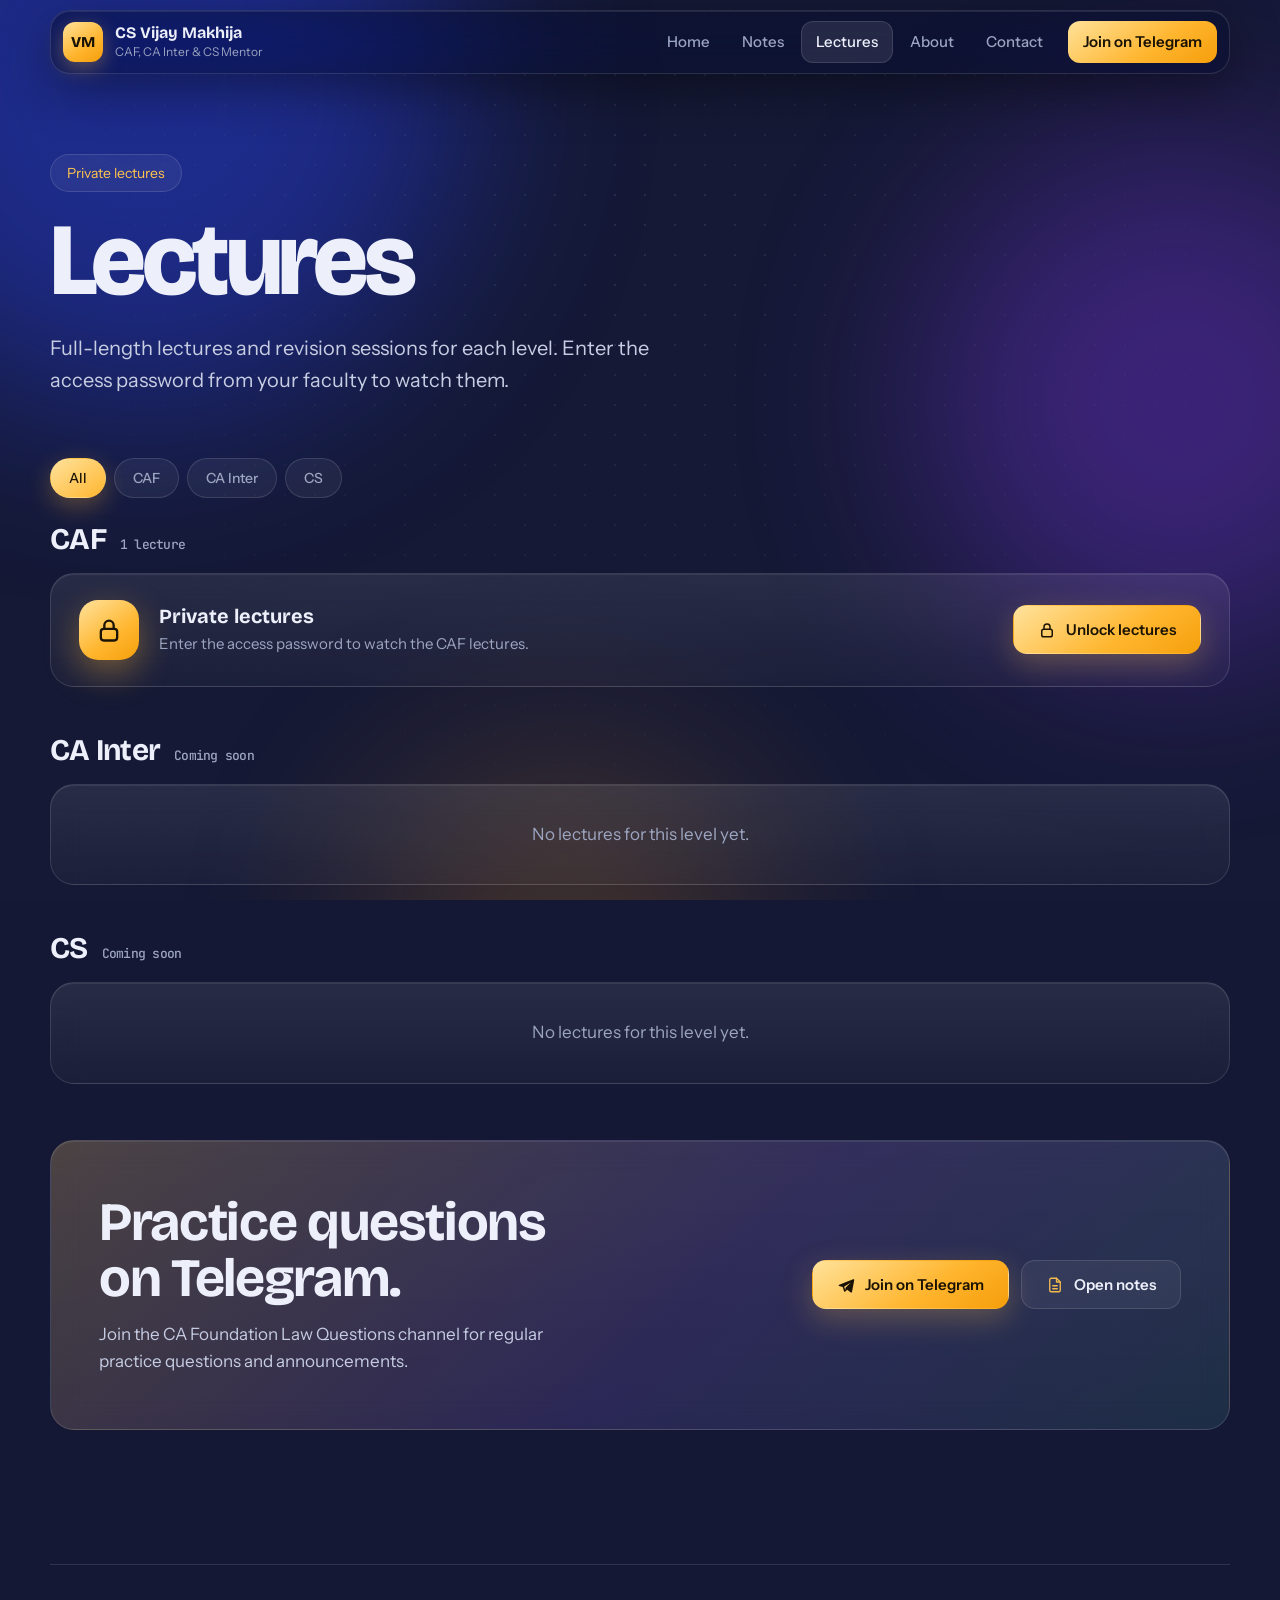
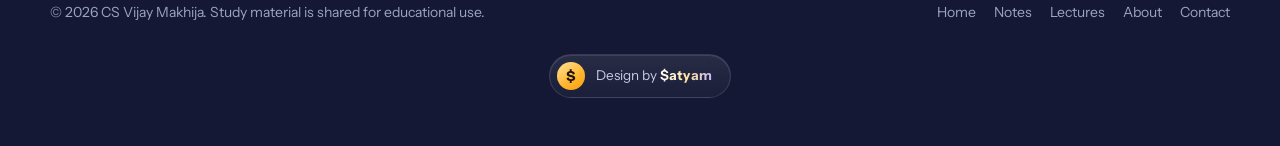
<file: lectures.html>
<!doctype html><html lang="en"><head><meta charset="utf-8"><meta name="viewport" content="width=device-width,initial-scale=1,viewport-fit=cover"><title>Lectures | CS Vijay Makhija</title><link rel="preconnect" href="https://fonts.googleapis.com"><link rel="preconnect" href="https://fonts.gstatic.com" crossorigin><link href="https://fonts.googleapis.com/css2?family=Bricolage+Grotesque:opsz,wght@12..96,500;12..96,600;12..96,700;12..96,800&family=Instrument+Sans:wght@400;500;600&family=JetBrains+Mono:wght@400;500&display=swap" rel="stylesheet"><style>:root{padding-top:env(safe-area-inset-top,0px);padding-bottom:env(safe-area-inset-bottom,0px)}</style><link rel="stylesheet" href="style.css"></head><body>
<div class="glow" aria-hidden="true"><i></i><i></i><i></i></div>
<div class="wrap">
<header class="nav"><div class="bar">
  <a class="brand" href="index.html" aria-label="Home"><span class="logo" data-c="brand.logo" data-t="text">VM</span><span><b data-c="brand.name" data-t="text">CS Vijay Makhija</b><small data-c="brand.sub" data-t="text">CAF, CA Inter &amp; CS Mentor</small></span></a>
  <button class="burger" id="burger" type="button" aria-label="Open menu" aria-expanded="false"><svg viewBox="0 0 24 24" fill="none" stroke="currentColor" stroke-width="2" stroke-linecap="round"><path d="M4 7h16M4 12h16M4 17h16"/></svg></button>
  <nav class="links" id="links" aria-label="Main"><a href="index.html">Home</a><a href="notes.html">Notes</a><a href="lectures.html" aria-current="page">Lectures</a><a href="about.html">About</a><a href="contact.html">Contact</a><a class="cta-nav tg-btn" data-c="nav.cta" data-t="text" href="contact.html">Join on Telegram</a></nav>
</div></header>
<div class="page-head"><span class="kicker rise" data-c="lec.k" data-t="text">Private lectures</span><h1 class="rise" data-c="lec.h" data-t="text" style="--d:.08">Lectures</h1>
<p class="rise" data-c="lec.p" data-t="area" style="--d:.16">Full-length lectures and revision sessions for each level. Enter the access password from your faculty to watch them.</p></div>
<div id="lec-root"></div>
<section style="padding-top:0;margin-top:56px"><div class="panel band rise"><div><h2 data-c="band.h" data-t="text">Practice questions on Telegram.</h2><p data-c="band.p" data-t="area">Join the CA Foundation Law Questions channel for regular practice questions and announcements.</p></div><div class="cta"><a class="btn primary tg-btn" href="contact.html"><svg viewBox="0 0 24 24" fill="currentColor"><path d="M21.5 4.3 2.9 11.5c-.9.3-.9 1.5 0 1.8l4.7 1.5 1.8 5.6c.2.7 1.1.9 1.6.4l2.6-2.4 4.8 3.5c.6.4 1.4.1 1.6-.6L23 5.4c.2-.8-.6-1.4-1.5-1.1zM9.5 14.3l8.9-5.5-7 6.7-.3 3z"/></svg><span data-c="band.b1" data-t="text">Join on Telegram</span></a><a class="btn" href="notes.html"><svg viewBox="0 0 24 24" fill="none" stroke="currentColor" stroke-width="1.8" stroke-linecap="round" stroke-linejoin="round" style="color:#F3B94D"><path d="M14 3H7a2 2 0 0 0-2 2v14a2 2 0 0 0 2 2h10a2 2 0 0 0 2-2V8z"/><path d="M14 3v5h5M9 13h6M9 17h6"/></svg><span data-c="band.b2" data-t="text">Open notes</span></a></div></div></section>
<footer><div class="f-top"><span data-c="footer.copy" data-t="text">© 2026 CS Vijay Makhija. Study material is shared for educational use.</span><nav><a href="index.html">Home</a><a href="notes.html">Notes</a><a href="lectures.html">Lectures</a><a href="about.html">About</a><a href="contact.html">Contact</a></nav></div>
<div class="f-credit"><span class="credit"><span class="cm" aria-hidden="true">$</span><span>Design by <b>$atyam</b></span></span></div></footer></div>
<script src="app.js"></script>
</body></html>
</file>
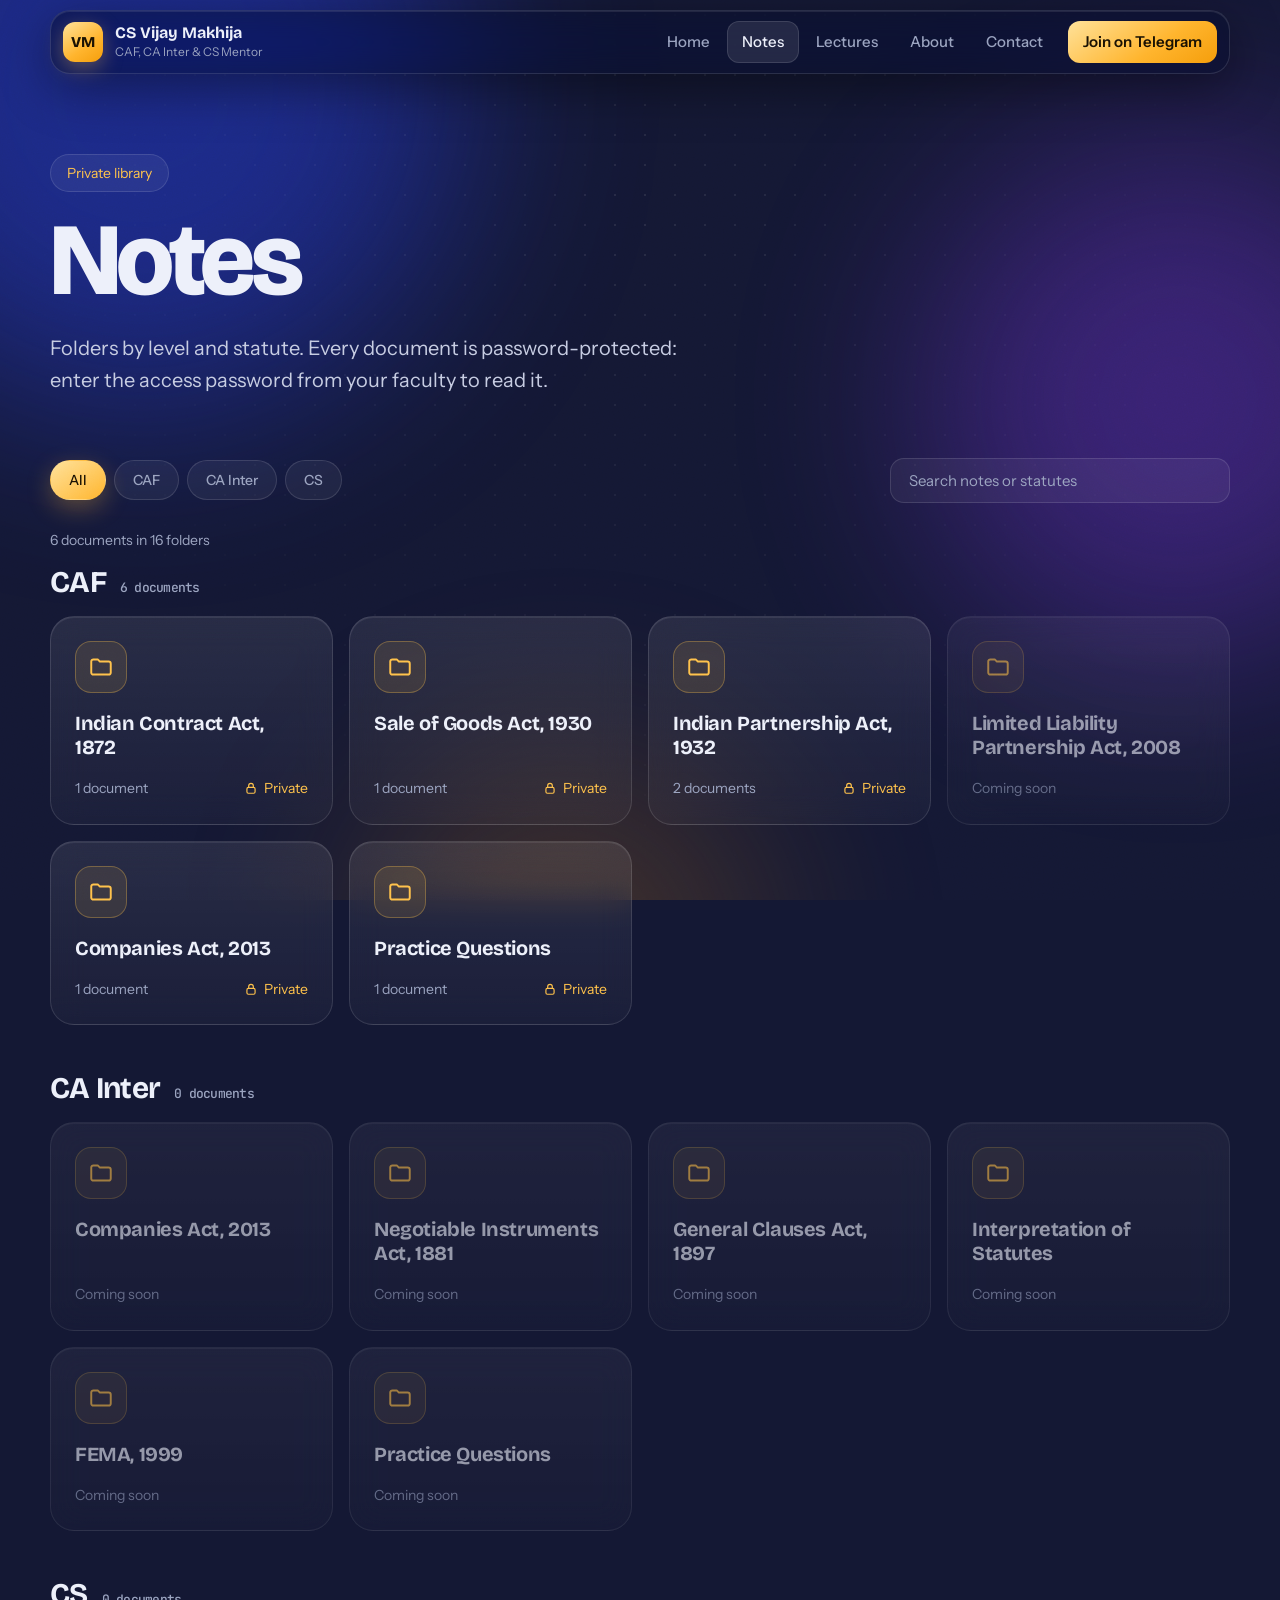
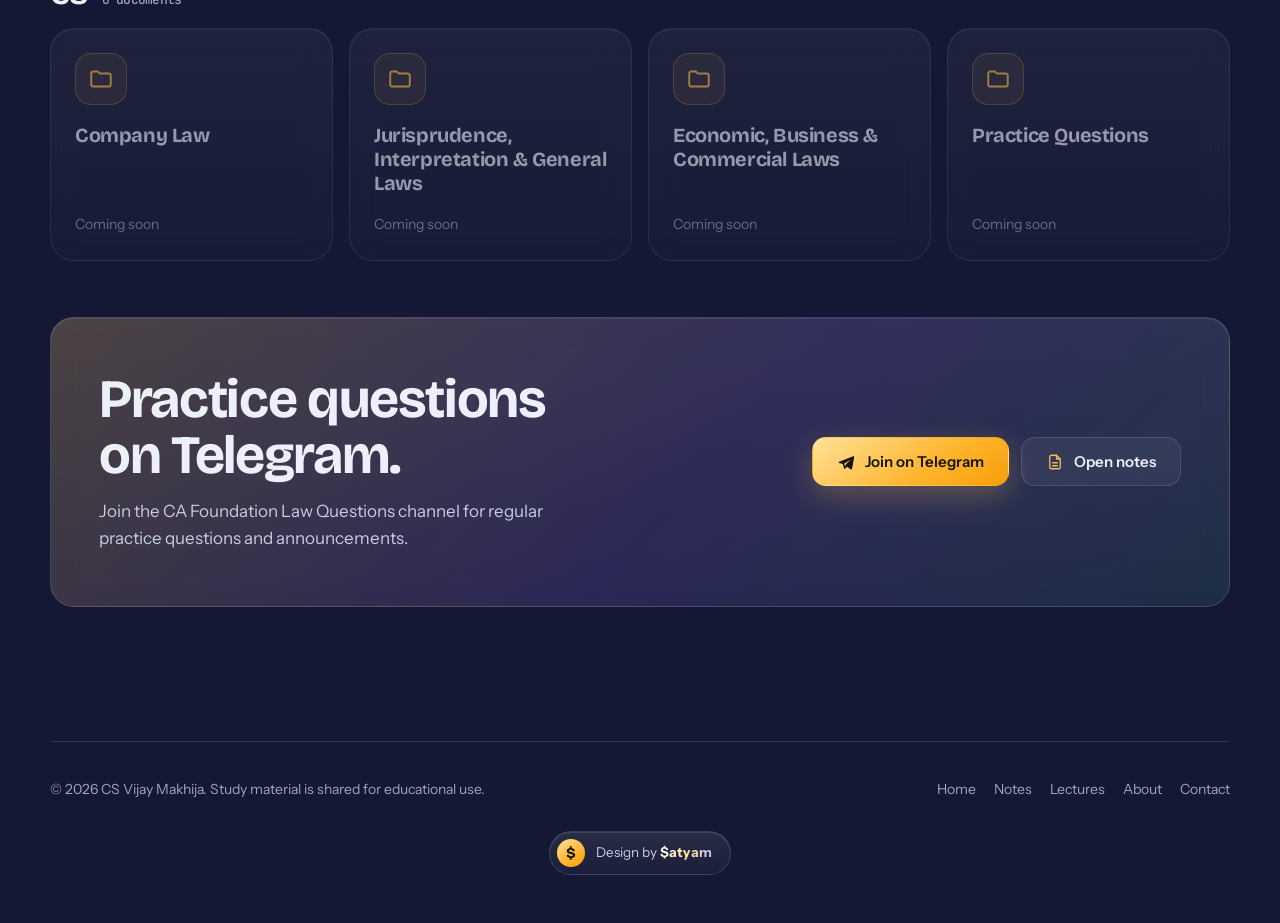
<file: notes.html>
<!doctype html><html lang="en"><head><meta charset="utf-8"><meta name="viewport" content="width=device-width,initial-scale=1,viewport-fit=cover"><title>Notes | CS Vijay Makhija</title><link rel="preconnect" href="https://fonts.googleapis.com"><link rel="preconnect" href="https://fonts.gstatic.com" crossorigin><link href="https://fonts.googleapis.com/css2?family=Bricolage+Grotesque:opsz,wght@12..96,500;12..96,600;12..96,700;12..96,800&family=Instrument+Sans:wght@400;500;600&family=JetBrains+Mono:wght@400;500&display=swap" rel="stylesheet"><style>:root{padding-top:env(safe-area-inset-top,0px);padding-bottom:env(safe-area-inset-bottom,0px)}</style><link rel="stylesheet" href="style.css"></head><body>
<div class="glow" aria-hidden="true"><i></i><i></i><i></i></div>
<div class="wrap">
<header class="nav"><div class="bar">
  <a class="brand" href="index.html" aria-label="Home"><span class="logo" data-c="brand.logo" data-t="text">VM</span><span><b data-c="brand.name" data-t="text">CS Vijay Makhija</b><small data-c="brand.sub" data-t="text">CAF, CA Inter &amp; CS Mentor</small></span></a>
  <button class="burger" id="burger" type="button" aria-label="Open menu" aria-expanded="false"><svg viewBox="0 0 24 24" fill="none" stroke="currentColor" stroke-width="2" stroke-linecap="round"><path d="M4 7h16M4 12h16M4 17h16"/></svg></button>
  <nav class="links" id="links" aria-label="Main"><a href="index.html">Home</a><a href="notes.html" aria-current="page">Notes</a><a href="lectures.html">Lectures</a><a href="about.html">About</a><a href="contact.html">Contact</a><a class="cta-nav tg-btn" data-c="nav.cta" data-t="text" href="contact.html">Join on Telegram</a></nav>
</div></header>
<div class="page-head"><span class="kicker rise" data-c="notes.k" data-t="text">Private library</span><h1 class="rise" data-c="notes.h" data-t="text" style="--d:.08">Notes</h1>
<p class="rise" data-c="notes.p" data-t="area" style="--d:.16">Folders by level and statute. Every document is password-protected: enter the access password from your faculty to read it.</p></div>
<div class="tools rise" style="--d:.24"><div class="chips" id="chips" role="group" aria-label="Filter by level"></div><input class="search" id="q" type="search" placeholder="Search notes or statutes" aria-label="Search notes"></div>
<p class="result-count" id="result-count"></p>
<div class="explorer" id="notes-grid"></div>
<section style="padding-top:0;margin-top:56px"><div class="panel band rise"><div><h2 data-c="band.h" data-t="text">Practice questions on Telegram.</h2><p data-c="band.p" data-t="area">Join the CA Foundation Law Questions channel for regular practice questions and announcements.</p></div><div class="cta"><a class="btn primary tg-btn" href="contact.html"><svg viewBox="0 0 24 24" fill="currentColor"><path d="M21.5 4.3 2.9 11.5c-.9.3-.9 1.5 0 1.8l4.7 1.5 1.8 5.6c.2.7 1.1.9 1.6.4l2.6-2.4 4.8 3.5c.6.4 1.4.1 1.6-.6L23 5.4c.2-.8-.6-1.4-1.5-1.1zM9.5 14.3l8.9-5.5-7 6.7-.3 3z"/></svg><span data-c="band.b1" data-t="text">Join on Telegram</span></a><a class="btn" href="notes.html"><svg viewBox="0 0 24 24" fill="none" stroke="currentColor" stroke-width="1.8" stroke-linecap="round" stroke-linejoin="round" style="color:#F3B94D"><path d="M14 3H7a2 2 0 0 0-2 2v14a2 2 0 0 0 2 2h10a2 2 0 0 0 2-2V8z"/><path d="M14 3v5h5M9 13h6M9 17h6"/></svg><span data-c="band.b2" data-t="text">Open notes</span></a></div></div></section>
<footer><div class="f-top"><span data-c="footer.copy" data-t="text">© 2026 CS Vijay Makhija. Study material is shared for educational use.</span><nav><a href="index.html">Home</a><a href="notes.html">Notes</a><a href="lectures.html">Lectures</a><a href="about.html">About</a><a href="contact.html">Contact</a></nav></div>
<div class="f-credit"><span class="credit"><span class="cm" aria-hidden="true">$</span><span>Design by <b>$atyam</b></span></span></div></footer></div>
<script src="app.js"></script>
</body></html>
</file>
<file: style.css>
@view-transition{navigation:auto}
:root{
  --bg:#050713; --glass:rgba(255,255,255,.055); --glass-strong:rgba(255,255,255,.095);
  --line:rgba(255,255,255,.12); --fg:#EDF0FA; --muted:#9BA4C0; --soft:#C6CCE2;
  --amber:#FFC24B; --amber2:#FFE29A; --teal:#46E0CC; --blue:#6F86FF; --violet:#8B5CFF;
  --display:'Bricolage Grotesque','Segoe UI',system-ui,sans-serif;
  --body:'Instrument Sans','Segoe UI',system-ui,sans-serif;
  --mono:'JetBrains Mono',ui-monospace,Menlo,monospace;
  --ease:cubic-bezier(.2,.8,.2,1);
  color-scheme:dark;
}
*{box-sizing:border-box}
html{scroll-behavior:smooth;scroll-padding-top:96px}
html.lock{overflow:hidden}
body{margin:0;background:var(--bg);color:var(--fg);font-family:var(--body);font-size:17px;line-height:1.6;overflow-x:hidden;
  padding-left:max(16px,env(safe-area-inset-left,0px));padding-right:max(16px,env(safe-area-inset-right,0px));padding-block:0}
body::before{content:"";position:fixed;inset:0 0 auto;height:env(safe-area-inset-top,0px);z-index:70;background:var(--bg)}
h1,h2,h3,h4,p{margin:0}
h1,h2,h3{font-family:var(--display);font-weight:700;line-height:1.04;letter-spacing:-.025em;text-wrap:balance}
a{color:inherit}
img{max-width:100%}
:focus-visible{outline:2px solid var(--amber);outline-offset:3px;border-radius:8px}
.wrap{max-width:1180px;margin:0 auto}

/* ambient background */
.glow{position:fixed;inset:0;z-index:-1;overflow:hidden;pointer-events:none}
.glow i{position:absolute;border-radius:50%;filter:blur(100px)}
.glow i:nth-child(1){width:50vmax;height:50vmax;left:-14vmax;top:-18vmax;background:var(--g1,#2A45FF);opacity:.42;animation:drift 28s ease-in-out infinite alternate}
.glow i:nth-child(2){width:40vmax;height:40vmax;right:-12vmax;top:16vh;background:var(--g2,#8B3BFF);opacity:.32;animation:drift 34s ease-in-out infinite alternate-reverse}
.glow i:nth-child(3){width:32vmax;height:32vmax;left:28vw;bottom:-20vmax;background:var(--g3,#C47A14);opacity:.24;animation:drift 40s ease-in-out infinite alternate}
.glow::after{content:"";position:absolute;inset:0;background-image:radial-gradient(rgba(255,255,255,.085) 1px,transparent 1.2px);background-size:30px 30px;
  -webkit-mask-image:radial-gradient(ellipse at 50% 25%,#000,transparent 72%);mask-image:radial-gradient(ellipse at 50% 25%,#000,transparent 72%)}
@keyframes drift{to{transform:translate3d(7vmax,5vmax,0) scale(1.14)}}

/* entrance: only when JS adds .anim, so nothing stays hidden without it */
.anim .rise{opacity:0;transform:translateY(34px) scale(.985);transition:opacity 1.1s var(--ease),transform 1.1s var(--ease);transition-delay:calc(var(--d,0)*1s)}
.anim .rise.in{opacity:1;transform:none}

/* nav */
.nav{position:sticky;top:env(safe-area-inset-top,0px);z-index:60;margin-top:10px}
.bar{position:relative;display:flex;align-items:center;justify-content:space-between;gap:16px;padding:10px 12px 10px 12px;
  background:rgba(10,16,40,.55);backdrop-filter:blur(20px) saturate(1.5);-webkit-backdrop-filter:blur(20px) saturate(1.5);
  border:1px solid var(--line);border-radius:20px;box-shadow:0 14px 50px rgba(0,0,0,.4),inset 0 1px 0 rgba(255,255,255,.09)}
.brand{display:flex;align-items:center;gap:12px;text-decoration:none;min-width:0}
.logo{width:40px;height:40px;border-radius:12px;display:grid;place-items:center;flex:none;font:800 15px var(--display);color:#1A1203;
  background:linear-gradient(145deg,var(--amber2),#E8A32E);box-shadow:0 6px 20px rgba(243,185,77,.35)}
.brand b{display:block;font:700 16px var(--display);white-space:nowrap}
.brand small{display:block;color:var(--muted);font-size:12px;white-space:nowrap}
.links{display:flex;gap:2px;align-items:center}
.links a{padding:9px 15px;border-radius:12px;text-decoration:none;color:var(--muted);font-weight:500;font-size:15px;transition:color .2s,background .2s}
.links a:hover{color:var(--fg);background:var(--glass)}
.links a[aria-current="page"]{color:var(--fg);background:var(--glass-strong);box-shadow:inset 0 0 0 1px var(--line)}
.links a.cta-nav{margin-left:8px;background:linear-gradient(145deg,var(--amber2),#E8A32E);color:#1A1203;font-weight:600}
.links a.cta-nav:hover{filter:brightness(1.07)}
.burger{display:none;width:42px;height:42px;border-radius:12px;border:1px solid var(--line);background:var(--glass);color:var(--fg);cursor:pointer;place-items:center}
.burger svg{width:20px;height:20px}

.btn{display:inline-flex;align-items:center;justify-content:center;gap:10px;padding:14px 24px;border-radius:14px;border:1px solid var(--line);
  background:var(--glass);color:var(--fg);font:600 15px var(--body);text-decoration:none;cursor:pointer;transition:transform .25s var(--ease),background .25s,box-shadow .25s}
.btn:hover{background:var(--glass-strong);transform:translateY(-2px)}
.btn.primary{background:linear-gradient(145deg,var(--amber2),#E8A32E);color:#1A1203;border-color:transparent;box-shadow:0 10px 30px rgba(243,185,77,.28)}
.btn.primary:hover{box-shadow:0 14px 40px rgba(243,185,77,.42)}
.btn[aria-disabled="true"]{opacity:.5;cursor:default;pointer-events:none}
.btn svg{width:18px;height:18px;flex:none}
.cta{display:flex;flex-wrap:wrap;gap:12px}

.panel{position:relative;background:linear-gradient(180deg,rgba(255,255,255,.085),rgba(255,255,255,.03));backdrop-filter:blur(16px);-webkit-backdrop-filter:blur(16px);border:1px solid var(--line);border-radius:24px;
  box-shadow:inset 0 1px 0 rgba(255,255,255,.08);transition:border-color .3s,transform .3s var(--ease)}
.panel::before{content:"";position:absolute;inset:0;border-radius:inherit;pointer-events:none;opacity:0;transition:opacity .35s;
  background:radial-gradient(460px circle at var(--mx,50%) var(--my,50%),rgba(243,185,77,.16),transparent 62%)}
.panel:hover::before{opacity:1}

/* ===== intro ===== */
#intro{position:fixed;inset:0;z-index:100;display:grid;place-items:center;pointer-events:all}
#intro .pn{position:absolute;left:0;right:0;height:50.5%;background:#050816;transition:transform 1s cubic-bezier(.76,0,.24,1)}
#intro .pn.t{top:0} #intro .pn.b{bottom:0}
#intro .ic::before{content:"";position:absolute;left:50%;top:50%;width:min(900px,120vw);height:min(700px,100vh);translate:-50% -50%;z-index:-1;background:radial-gradient(closest-side,rgba(40,80,190,.38),rgba(15,122,114,.14) 55%,transparent)}
#intro .ic{position:relative;display:flex;flex-direction:column;align-items:center;gap:26px;padding:0 20px;text-align:center;transition:opacity .45s,transform .6s}
#intro.out .ic{opacity:0;transform:scale(.96)}
#intro.out .pn.t{transform:translateY(-101%)} #intro.out .pn.b{transform:translateY(101%)}
.badge{position:relative;width:116px;height:116px;display:grid;place-items:center}
.badge svg{position:absolute;inset:0;width:100%;height:100%;overflow:visible}
.badge rect{fill:rgba(255,255,255,.04);stroke:url(#g);stroke-width:2.5;stroke-dasharray:1;stroke-dashoffset:1;animation:draw 1.3s .15s cubic-bezier(.65,0,.35,1) forwards}
.badge .vm{font:800 40px var(--display);letter-spacing:-.02em;background:linear-gradient(145deg,#fff,var(--amber2));-webkit-background-clip:text;background-clip:text;color:transparent;
  opacity:0;transform:scale(.7);animation:pop .8s .7s var(--ease) forwards}
@keyframes draw{to{stroke-dashoffset:0}}
@keyframes pop{to{opacity:1;transform:none}}
.nm{display:flex;flex-wrap:wrap;justify-content:center;font:800 clamp(34px,7vw,64px)/1 var(--display);letter-spacing:-.03em;overflow:hidden;padding-bottom:.12em}
.nm span{display:inline-block;transform:translateY(110%);animation:up .8s calc(1s + var(--i)*.055s) var(--ease) forwards}
.nm .sp{width:.28em}
@keyframes up{to{transform:none}}
.rl{font:500 15px var(--body);color:var(--muted);letter-spacing:.02em;opacity:0;animation:fade .8s 1.9s forwards}
@keyframes fade{to{opacity:1}}
.pr{width:min(240px,60vw);height:2px;border-radius:2px;background:rgba(255,255,255,.12);overflow:hidden}
.pr i{display:block;height:100%;width:100%;transform:scaleX(0);transform-origin:left;background:linear-gradient(90deg,var(--amber),var(--teal));animation:fill 2.9s .2s cubic-bezier(.5,0,.2,1) forwards}
@keyframes fill{to{transform:scaleX(1)}}
.skip{position:absolute;right:max(20px,env(safe-area-inset-right,0px));top:calc(20px + env(safe-area-inset-top,0px));z-index:2;padding:9px 16px;border-radius:12px;border:1px solid var(--line);
  background:var(--glass);color:var(--muted);font:500 14px var(--body);cursor:pointer}
.skip:hover{color:var(--fg)}

/* ===== hero ===== */
.hero{display:grid;grid-template-columns:1.08fr .92fr;gap:56px;align-items:center;padding-block:84px 70px}
.chips-role{display:flex;flex-wrap:wrap;gap:8px;margin-bottom:28px}
.chips-role span{padding:7px 16px;border-radius:999px;background:var(--glass);border:1px solid var(--line);font-size:14px;color:var(--soft);backdrop-filter:blur(10px);-webkit-backdrop-filter:blur(10px)}
.hero h1{font-size:clamp(58px,9.4vw,134px);font-weight:800;font-variation-settings:"opsz" 96;line-height:.93;letter-spacing:-.045em}
.hero h1 .cs{display:block;font-size:.32em;font-weight:600;color:var(--amber);letter-spacing:-.01em;margin-bottom:.4em}
.name{display:block;background:linear-gradient(100deg,#fff 16%,#FFE29A 34%,#fff 50%,#BDB6FF 80%);background-size:230% 100%;-webkit-background-clip:text;background-clip:text;color:transparent;
  animation:sheen 10s ease-in-out infinite alternate;padding-bottom:.06em}
@keyframes sheen{to{background-position:100% 0}}
.hero .lead{margin-top:28px;max-width:44ch;font-size:20px;color:var(--soft)}
.hero .cta{margin-top:38px}

.stage{position:relative;perspective:1200px;min-width:0}
.tilt{transform-style:preserve-3d;transition:transform .5s var(--ease)}
.sec10{background:linear-gradient(160deg,rgba(255,255,255,.1),rgba(255,255,255,.03));backdrop-filter:blur(22px);-webkit-backdrop-filter:blur(22px);border:1px solid var(--line);border-radius:28px;padding:26px;
  box-shadow:0 40px 90px rgba(0,0,0,.5),inset 0 1px 0 rgba(255,255,255,.14)}
.s-head{display:flex;justify-content:space-between;align-items:flex-start;gap:16px}
.s-head small{display:block;font-size:13px;color:var(--muted);letter-spacing:.02em}
.s-head b{display:block;font:700 36px/1.1 var(--display);letter-spacing:-.03em;margin-top:4px}
.seal{width:54px;height:54px;border-radius:50%;display:grid;place-items:center;flex:none;font:700 26px var(--display);color:var(--muted);border:1px solid var(--line);background:rgba(255,255,255,.04);transition:all .8s var(--ease)}
.seal.on{color:#1A1203;background:linear-gradient(145deg,var(--amber2),#E8A32E);border-color:transparent;box-shadow:0 0 0 6px rgba(243,185,77,.14),0 10px 30px rgba(243,185,77,.4)}
.s-q{margin:16px 0 8px;padding:14px 16px;border-radius:14px;background:rgba(255,255,255,.04);border:1px solid var(--line);font:400 14.5px/1.6 var(--body);color:var(--soft)}
.sec10 ul{list-style:none;margin:0;padding:0}
.sec10 li{display:flex;align-items:center;gap:14px;padding:12px 2px;border-bottom:1px solid rgba(255,255,255,.07);color:var(--muted);transition:color .5s}
.sec10 li:last-child{border-bottom:0}
.sec10 .ck{width:24px;height:24px;border-radius:50%;border:1.5px solid rgba(255,255,255,.28);display:grid;place-items:center;flex:none;transition:all .45s var(--ease)}
.sec10 .ck svg{width:13px;height:13px;stroke:#062B27;fill:none;stroke-width:3;stroke-linecap:round;stroke-linejoin:round;stroke-dasharray:24;stroke-dashoffset:24;transition:stroke-dashoffset .5s .15s}
.sec10 .tx{flex:1;min-width:0;font-size:16px}
.sec10 li em{font:500 13px var(--mono);font-style:normal;color:var(--muted);white-space:nowrap}
.sec10 li.on{color:var(--fg)}
.sec10 li.on .ck{background:var(--teal);border-color:var(--teal);box-shadow:0 0 0 5px rgba(94,214,197,.14)}
.sec10 li.on .ck svg{stroke-dashoffset:0}
.sec10 li.on em{color:var(--teal)}
.s-prog{height:3px;border-radius:3px;background:rgba(255,255,255,.1);overflow:hidden;margin-top:6px}
.s-prog i{display:block;height:100%;width:0;background:linear-gradient(90deg,var(--amber),var(--teal));transition:width .5s var(--ease)}
.s-res{margin-top:16px;display:flex;align-items:center;gap:12px;padding:14px 16px;border-radius:14px;background:rgba(94,214,197,.1);border:1px solid rgba(94,214,197,.3);color:var(--teal);font-size:15px;font-weight:500;opacity:.0;transform:translateY(6px);transition:opacity .7s,transform .7s}
.s-res.in{opacity:1;transform:none}
.s-res span{color:var(--soft);font-weight:400;font-size:14px;margin-left:auto;font-family:var(--mono)}
.float{position:absolute;display:flex;align-items:center;gap:10px;padding:11px 16px;border-radius:16px;font:600 14px var(--body);background:rgba(14,22,52,.7);
  backdrop-filter:blur(16px);-webkit-backdrop-filter:blur(16px);border:1px solid var(--line);box-shadow:0 20px 50px rgba(0,0,0,.45);transform:translateZ(60px)}
.float svg{width:20px;height:20px}
.float.a{left:-18px;top:-24px;animation:bob 7s ease-in-out infinite alternate}
.float.b{right:-10px;bottom:-24px;animation:bob 8s -3s ease-in-out infinite alternate}
.float.a svg{color:var(--blue)} .float.b svg{color:#FF6B6B}
@keyframes bob{to{translate:0 -12px}}

/* marquee */
.marquee{overflow:hidden;border-block:1px solid var(--line);padding:22px 0;-webkit-mask-image:linear-gradient(90deg,transparent,#000 10%,#000 90%,transparent);mask-image:linear-gradient(90deg,transparent,#000 10%,#000 90%,transparent)}
.track{display:flex;align-items:center;gap:44px;width:max-content;animation:scroll 46s linear infinite}
.track span{font:700 clamp(26px,3.6vw,40px) var(--display);letter-spacing:-.02em;white-space:nowrap;color:var(--soft)}
.track span:nth-child(4n+3){color:transparent;-webkit-text-stroke:1px rgba(255,255,255,.4)}
.track i{width:9px;height:9px;rotate:45deg;background:var(--amber);flex:none}
@keyframes scroll{to{transform:translateX(-50%)}}
.marquee:hover .track{animation-play-state:paused}

/* sections */
section{padding-block:84px}
.sec-head{display:flex;justify-content:space-between;align-items:end;gap:24px;flex-wrap:wrap;margin-bottom:38px}
.sec-head h2{font-size:clamp(34px,5vw,62px);font-weight:700}
.sec-head p{color:var(--muted);max-width:44ch}

.portals{display:grid;grid-template-columns:repeat(3,1fr);gap:18px}
.portal{display:flex;flex-direction:column;justify-content:space-between;gap:70px;min-height:330px;padding:30px;text-decoration:none;overflow:hidden;min-width:0;
  background:radial-gradient(120% 90% at 100% 0%,var(--tint),transparent 60%),var(--glass)}
.portal:hover{transform:translateY(-5px);border-color:rgba(255,255,255,.28)}
.ico{width:58px;height:58px;border-radius:18px;display:grid;place-items:center;background:rgba(255,255,255,.08);border:1px solid var(--line)}
.ico svg{width:26px;height:26px}
.portal h3{font-size:clamp(32px,3.4vw,42px);margin-bottom:10px}
.portal p{color:var(--soft);font-size:16px;max-width:30ch}
.portal .go-arrow{position:absolute;right:26px;bottom:26px;width:46px;height:46px;border-radius:50%;display:grid;place-items:center;border:1px solid var(--line);background:var(--glass);transition:transform .35s var(--ease),background .3s}
.portal:hover .go-arrow{transform:rotate(-45deg);background:var(--amber);color:#1A1203;border-color:transparent}
.go-arrow svg{width:18px;height:18px}

.levels{display:grid;grid-template-columns:repeat(3,1fr);gap:18px}
.level{display:flex;flex-direction:column;gap:18px;padding:30px;text-decoration:none;min-width:0}
.level:hover{transform:translateY(-4px)}
.level h3{font-size:36px}
.level .tag{font:500 13px var(--mono);color:var(--amber)}
.level .sub{color:var(--muted);font-size:15px}
.level ul{list-style:none;margin:0;padding:0;display:flex;flex-wrap:wrap;gap:8px}
.level li{padding:6px 13px;border-radius:10px;background:rgba(255,255,255,.05);border:1px solid var(--line);font-size:14px}
.level .more{margin-top:auto;display:inline-flex;align-items:center;gap:8px;font-weight:600;font-size:15px;color:var(--amber)}
.level .more svg{width:16px;height:16px;transition:transform .3s var(--ease)}
.level:hover .more svg{transform:translateX(5px)}

.band{display:flex;justify-content:space-between;gap:30px;align-items:center;flex-wrap:wrap;padding:54px 48px;
  background:linear-gradient(135deg,rgba(243,185,77,.16),rgba(94,214,197,.08)),var(--glass)}
.band h2{font-size:clamp(32px,4.4vw,54px);max-width:15ch}
.band p{color:var(--soft);margin-top:14px;max-width:42ch}

/* inner pages */
.page-head{padding-block:80px 28px}
.page-head h1{font-size:clamp(46px,8vw,104px);font-weight:800;letter-spacing:-.045em;line-height:.95}
.page-head p{margin-top:22px;max-width:50ch;font-size:20px;color:var(--soft)}
.page-head .kicker{display:inline-block;margin-bottom:20px;padding:7px 16px;border-radius:999px;background:var(--glass);border:1px solid var(--line);font-size:14px;color:var(--amber)}
.tools{display:flex;flex-wrap:wrap;gap:12px;margin:34px 0 26px;align-items:center}
.chips{display:flex;flex-wrap:wrap;gap:8px}
.chip{padding:10px 18px;border-radius:999px;border:1px solid var(--line);background:var(--glass);color:var(--muted);font:500 14px var(--body);cursor:pointer;transition:all .2s}
.chip:hover{color:var(--fg)}
.chip[aria-pressed="true"]{background:var(--amber);color:#1A1203;border-color:transparent}
.search{flex:1;min-width:200px;max-width:340px;margin-left:auto;padding:12px 18px;border-radius:14px;border:1px solid var(--line);background:rgba(255,255,255,.05);color:var(--fg);font:400 15px var(--body)}
.search::placeholder{color:var(--muted)}
.notes{display:grid;grid-template-columns:repeat(auto-fill,minmax(310px,1fr));gap:16px}
.note{padding:24px;display:flex;flex-direction:column;gap:14px;min-width:0}
.note:hover{border-color:rgba(243,185,77,.45);transform:translateY(-3px)}
.note .meta{display:flex;gap:8px;flex-wrap:wrap;font-size:13px;color:var(--muted)}
.note .meta b{font-weight:600;color:var(--amber)}
.note h3{font-size:22px;line-height:1.18}
.note .btn{margin-top:auto;align-self:flex-start;padding:11px 18px;font-size:14px}
.empty{grid-column:1/-1;padding:36px;text-align:center;color:var(--muted)}

.lectures{display:grid;grid-template-columns:repeat(auto-fill,minmax(310px,1fr));gap:18px}
.lec{overflow:hidden;display:flex;flex-direction:column;text-decoration:none;min-width:0}
.lec:hover{transform:translateY(-4px);border-color:rgba(243,185,77,.45)}
.thumb{aspect-ratio:16/9;position:relative;display:grid;place-items:center;overflow:hidden;background:linear-gradient(135deg,var(--c1),var(--c2));border-bottom:1px solid var(--line)}
.thumb::after{content:"";position:absolute;inset:0;background:radial-gradient(circle at 80% 0%,rgba(255,255,255,.22),transparent 55%)}
.thumb .t{position:absolute;left:18px;right:18px;bottom:14px;font:700 22px/1.1 var(--display);letter-spacing:-.01em;z-index:1}
.play{width:60px;height:60px;border-radius:50%;display:grid;place-items:center;z-index:1;background:rgba(255,255,255,.16);backdrop-filter:blur(8px);-webkit-backdrop-filter:blur(8px);border:1px solid rgba(255,255,255,.38);margin-bottom:26px;transition:transform .3s var(--ease)}
.lec:hover .play{transform:scale(1.12)}
.play svg{width:22px;height:22px;margin-left:3px}
.lec .info{padding:18px 20px 22px;display:flex;flex-direction:column;gap:6px}
.lec .info b{font:600 18px/1.25 var(--display)}
.lec .info span{font-size:14px;color:var(--muted)}
.lec[aria-disabled="true"]{pointer-events:none}
.feature{display:grid;grid-template-columns:1.25fr 1fr;overflow:hidden;margin-bottom:18px}
.feature .thumb{aspect-ratio:auto;min-height:340px;border-bottom:0;border-right:1px solid var(--line)}
.feature .thumb .t{font-size:clamp(28px,3.4vw,44px);bottom:22px;left:26px}
.feature .play{width:78px;height:78px}
.feature .body{padding:38px;display:flex;flex-direction:column;justify-content:center;gap:16px}
.feature .body .meta{font-size:14px;color:var(--amber)}
.feature .body h2{font-size:clamp(28px,3.4vw,42px)}
.feature .body p{color:var(--soft);max-width:36ch}
.feature .btn{align-self:flex-start;margin-top:6px}

.about{display:grid;grid-template-columns:.8fr 1.2fr;gap:48px;align-items:center;padding:48px}
.portrait{margin:0;aspect-ratio:4/5;border-radius:22px;position:relative;overflow:hidden;display:grid;place-items:center;max-width:400px;width:100%;
  background:linear-gradient(160deg,#1D3A86 0%,#0F2A5E 45%,#0B5B58 100%);border:1px solid var(--line)}
.portrait img{width:100%;height:100%;object-fit:cover;position:absolute;inset:0}
.portrait .ini{font:800 clamp(90px,13vw,150px) var(--display);color:rgba(255,255,255,.92);letter-spacing:-.05em}
.portrait::after{content:"";position:absolute;inset:0;background:linear-gradient(to top,rgba(6,10,24,.7),transparent 50%)}
.portrait figcaption{position:absolute;left:20px;bottom:18px;z-index:2;font:600 16px var(--display)}
.portrait figcaption small{display:block;font:400 13px var(--body);color:#C9D0E8}
.about h2{font-size:clamp(32px,4.2vw,52px);margin-bottom:22px}
.about p{color:var(--soft);max-width:56ch}
.about p+p{margin-top:14px}
.points{display:grid;grid-template-columns:repeat(3,1fr);gap:12px;margin-top:30px}
.points div{padding:18px;border-radius:18px;background:rgba(255,255,255,.05);border:1px solid var(--line);min-width:0}
.points b{display:block;font:700 17px var(--display);margin-bottom:4px;color:var(--amber)}
.points span{color:var(--muted);font-size:14px}

.social-grid{display:grid;grid-template-columns:repeat(2,1fr);gap:16px}
.soc{display:flex;align-items:center;gap:20px;padding:28px;text-decoration:none;min-width:0}
.soc:hover{transform:translateY(-4px)}
.soc .ico{flex:none;width:64px;height:64px}
.soc b{display:block;font:700 24px var(--display)}
.soc span{color:var(--muted);font-size:15px}
.soc[aria-disabled="true"]{pointer-events:none;opacity:.6}
.steps{display:grid;grid-template-columns:repeat(3,1fr);gap:16px}
.step{padding:28px;min-width:0}
.step .n{font:500 14px var(--mono);color:var(--amber);margin-bottom:18px;display:block}
.step h3{font-size:24px;margin-bottom:8px}
.step p{color:var(--muted);font-size:15px}

footer{margin-top:50px;border-top:1px solid var(--line);padding-block:36px 48px;display:flex;justify-content:space-between;gap:24px;flex-wrap:wrap;color:var(--muted);font-size:14px}
footer nav{display:flex;gap:18px;flex-wrap:wrap}
footer a{text-decoration:none} footer a:hover{color:var(--fg)}

@media(max-width:980px){
  .hero{grid-template-columns:1fr;padding-block:56px 40px;gap:46px}
  .float.a{left:6px} .float.b{right:6px}
  .portals,.levels,.steps{grid-template-columns:1fr}
  .portal{min-height:260px;gap:44px}
  .about{grid-template-columns:1fr;padding:28px}
  .points{grid-template-columns:1fr}
  .feature{grid-template-columns:1fr}
  .feature .thumb{min-height:240px;border-right:0;border-bottom:1px solid var(--line)}
  .band{padding:34px 26px}
  .social-grid{grid-template-columns:1fr}
}
@media(max-width:820px){
  .burger{display:grid}
  .brand small{display:none}
  .links{position:absolute;left:0;right:0;top:calc(100% + 8px);flex-direction:column;align-items:stretch;gap:4px;padding:12px;border-radius:20px;
    background:rgba(10,16,40,.92);backdrop-filter:blur(24px);-webkit-backdrop-filter:blur(24px);border:1px solid var(--line);
    opacity:0;pointer-events:none;transform:translateY(-8px);transition:opacity .25s,transform .25s}
  .links.open{opacity:1;pointer-events:auto;transform:none}
  .links a{padding:13px 16px}
  .links a.cta-nav{margin:6px 0 0;text-align:center}
}
@media(max-width:700px){
  section{padding-block:56px}
  .page-head{padding-block:52px 16px}
  .search{max-width:none;margin-left:0;flex-basis:100%}
  .soc{padding:22px;gap:16px}
}
@media(prefers-reduced-motion:reduce){
  *{animation:none!important;transition:none!important}
  .row,.tally{opacity:1!important;transform:none!important}
  .anim .rise{opacity:1!important;transform:none!important}
  html{scroll-behavior:auto}
}

/* additions */
.updated{margin-top:26px;font-size:14px;color:var(--muted);display:flex;align-items:center;gap:10px}
.updated::before{content:"";width:8px;height:8px;border-radius:50%;background:var(--teal);box-shadow:0 0 0 4px rgba(94,214,197,.18)}
.result-count{font-size:14px;color:var(--muted);margin:0 0 16px}
.note .foot{margin-top:auto;display:flex;align-items:center;justify-content:space-between;gap:12px;flex-wrap:wrap}
.note .fmeta{font-size:13px;color:var(--muted);white-space:pre-wrap}
.note .foot .btn{padding:10px 18px;font-size:14px}
.note .btn{margin-top:0}
.note .meta span{color:var(--muted)}
.thumb img{position:absolute;inset:0;width:100%;height:100%;object-fit:cover;z-index:0}
.has-img .thumb .t{display:none}
.has-img .thumb::after{background:linear-gradient(to top,rgba(6,10,24,.5),transparent 55%)}
.more-link{display:inline-flex;align-items:center;gap:8px;font-weight:600;color:var(--amber);text-decoration:none}
.more-link svg{width:16px;height:16px;transition:transform .3s var(--ease)}
.more-link:hover svg{transform:translateX(5px)}
.portal .count{font:500 13px var(--mono);color:var(--amber);margin-bottom:12px;display:block}
.cols{display:grid;grid-template-columns:repeat(3,1fr);gap:16px}
.hairline{height:1px;background:var(--line);border:0;margin:0}
@media(max-width:980px){.cols{grid-template-columns:1fr}.sec10{padding:20px}}

/* ===== motion and colour upgrade ===== */
@property --ang{syntax:"<angle>";initial-value:0deg;inherits:false}
@keyframes spin{to{--ang:360deg}}
body::after{content:"";position:fixed;inset:0;z-index:55;pointer-events:none;opacity:.07;mix-blend-mode:overlay;
  background-image:url("data:image/svg+xml;utf8,<svg xmlns='http://www.w3.org/2000/svg' width='160' height='160'><filter id='n'><feTurbulence type='fractalNoise' baseFrequency='.8' numOctaves='2' stitchTiles='stitch'/></filter><rect width='100%' height='100%' filter='url(%23n)'/></svg>")}
#progress{position:fixed;top:env(safe-area-inset-top,0px);left:0;height:3px;width:100%;transform-origin:left;transform:scaleX(0);z-index:90;background:linear-gradient(90deg,var(--amber),var(--violet),var(--teal));box-shadow:0 0 14px rgba(139,92,255,.6)}
.glow i:nth-child(1){translate:calc(var(--px,0)*40px) calc(var(--py,0)*28px)}
.glow i:nth-child(2){translate:calc(var(--px,0)*-36px) calc(var(--py,0)*-24px)}
.glow i:nth-child(3){translate:calc(var(--px,0)*24px) calc(var(--py,0)*-30px)}
/* word-by-word headline reveal */
.w{display:inline-block;overflow:hidden;vertical-align:top;padding:0 .05em .22em;margin:0 -.05em -.22em}
.w>i{display:inline-block;font-style:normal}
.anim .split .w>i{transform:translateY(112%) rotate(4deg);transform-origin:0 100%;transition:transform 1s var(--ease);transition-delay:calc(var(--k,0)*.07s)}
.anim .split.in .w>i{transform:none}
/* spinning light on the hero card edge */
.sec10{position:relative}
.sec10::before{content:"";position:absolute;inset:-1px;border-radius:29px;padding:1.6px;pointer-events:none;
  background:conic-gradient(from var(--ang),transparent 0 52%,rgba(255,194,75,.95) 72%,rgba(139,92,255,.95) 86%,transparent 100%);
  -webkit-mask:linear-gradient(#000 0 0) content-box,linear-gradient(#000 0 0);-webkit-mask-composite:xor;mask:linear-gradient(#000 0 0) content-box exclude,linear-gradient(#000 0 0);
  animation:spin 7s linear infinite}
.sec10::after{content:"";position:absolute;inset:-40px;z-index:-1;border-radius:60px;background:radial-gradient(60% 50% at 50% 40%,rgba(111,134,255,.28),transparent 70%);filter:blur(30px);pointer-events:none}
/* buttons: sheen on hover */
.btn{position:relative;overflow:hidden}
.btn.primary::after{content:"";position:absolute;inset:0;background:linear-gradient(110deg,transparent 30%,rgba(255,255,255,.55) 50%,transparent 70%);transform:translateX(-120%);transition:transform .8s var(--ease);pointer-events:none}
.btn.primary:hover::after{transform:translateX(120%)}
.btn.primary{background:linear-gradient(145deg,#FFE29A,#FFB52E 60%,#F59E0B)}
.links a.cta-nav{background:linear-gradient(145deg,#FFE29A,#FFB52E 60%,#F59E0B)}
.logo{background:linear-gradient(145deg,#FFE29A,#FFB52E 60%,#F59E0B)}
.chip[aria-pressed="true"]{background:linear-gradient(145deg,#FFE29A,#FFB52E);box-shadow:0 8px 24px rgba(255,181,46,.3)}
.panel:hover{border-color:rgba(255,255,255,.26)}
.panel::before{background:radial-gradient(480px circle at var(--mx,50%) var(--my,50%),rgba(139,120,255,.2),rgba(255,194,75,.1) 40%,transparent 65%)}
.portal{background:radial-gradient(120% 90% at 100% 0%,var(--tint),transparent 62%),linear-gradient(180deg,rgba(255,255,255,.085),rgba(255,255,255,.03))}
.marquee{display:grid;gap:12px}
.track.rev{animation-direction:reverse;animation-duration:64s}
.track.rev span:nth-child(4n+3){color:var(--soft);-webkit-text-stroke:0}
.track.rev span:nth-child(4n+1){color:transparent;-webkit-text-stroke:1px rgba(255,255,255,.4)}
.track span{transition:color .3s}
.band{background:linear-gradient(135deg,rgba(255,194,75,.18),rgba(139,92,255,.14) 55%,rgba(70,224,204,.08)),linear-gradient(180deg,rgba(255,255,255,.07),rgba(255,255,255,.03))}
@media(prefers-reduced-motion:reduce){.w>i{transform:none!important}.sec10::before{animation:none!important}#progress{display:none}}
@media(max-width:980px){.sec10::after{inset:-6px;filter:blur(18px)}}
html,body{max-width:100%;overflow-x:clip}

/* ===== private vault ===== */
a.chip{text-decoration:none;display:inline-block}
.crumbs{display:flex;flex-wrap:wrap;align-items:center;gap:10px;margin:0 0 22px;font-size:15px;color:var(--muted)}
.crumbs a{text-decoration:none;color:var(--soft)}
.crumbs a:hover{color:var(--amber)}
.crumbs b{color:var(--fg);font-weight:600}
.crumbs i{width:5px;height:5px;rotate:45deg;background:var(--amber);flex:none}
.level-block+.level-block{margin-top:48px}
.level-block>h3{font-size:30px;margin:0 0 18px;display:flex;align-items:baseline;gap:14px;flex-wrap:wrap}
.level-block>h3 a{text-decoration:none}
.level-block>h3 small{font:500 13px var(--mono);color:var(--muted)}
.folders{display:grid;grid-template-columns:repeat(auto-fill,minmax(280px,1fr));gap:16px}
.folders.sp-b{margin-bottom:22px}
.folder{display:flex;flex-direction:column;gap:18px;padding:24px;text-decoration:none;min-width:0}
.folder:hover{transform:translateY(-4px)}
.folder .fi{width:52px;height:52px;border-radius:16px;display:grid;place-items:center;background:rgba(255,194,75,.1);border:1px solid rgba(255,194,75,.3);color:var(--amber)}
.folder .fi svg{width:26px;height:26px}
.folder h4{margin:0;font:700 20px/1.2 var(--display);letter-spacing:-.02em}
.folder .fl{display:block;font:500 12px var(--mono);color:var(--amber);margin-bottom:6px}
.folder .fm{display:flex;justify-content:space-between;align-items:center;gap:10px;margin-top:auto;font-size:14px;color:var(--muted)}
.folder .lk{display:inline-flex;align-items:center;gap:6px;color:var(--amber)}
.folder .lk svg{width:14px;height:14px}
.folder.soon{opacity:.6}
.docs{display:grid;grid-template-columns:repeat(auto-fill,minmax(330px,1fr));gap:16px}
.doc{display:flex;flex-direction:column;gap:18px;padding:24px;min-width:0}
.doc:hover{border-color:rgba(255,194,75,.45)}
.doc .dt{display:flex;gap:16px;align-items:flex-start}
.doc .lockico{width:46px;height:46px;border-radius:14px;flex:none;display:grid;place-items:center;background:rgba(255,194,75,.1);border:1px solid rgba(255,194,75,.3);color:var(--amber)}
.doc .lockico svg{width:21px;height:21px}
.doc .meta{display:flex;gap:8px;flex-wrap:wrap;font-size:13px;color:var(--muted);margin-bottom:6px}
.doc .meta b{color:var(--amber);font-weight:600}
.doc h3{font-size:21px;line-height:1.2}
.doc .foot{margin-top:auto;display:flex;align-items:center;justify-content:space-between;gap:12px;flex-wrap:wrap}
.doc .fmeta{font-size:13px;color:var(--muted);white-space:pre-wrap}
.doc .foot .btn{padding:11px 18px;font-size:14px}
.doc .btn svg{width:16px;height:16px}

.gate{position:fixed;inset:0;z-index:120;display:grid;place-items:center;padding:20px;background:rgba(3,5,16,.74);backdrop-filter:blur(14px);-webkit-backdrop-filter:blur(14px)}
.gate[hidden],.viewer[hidden]{display:none}
.gate-card{width:min(450px,100%);padding:34px 32px 30px;display:flex;flex-direction:column;gap:10px;background:linear-gradient(180deg,rgba(26,32,72,.94),rgba(10,14,36,.96))}
.gate-card .x{position:absolute;right:14px;top:14px;width:38px;height:38px;border-radius:12px;border:1px solid var(--line);background:var(--glass);color:var(--soft);display:grid;place-items:center;cursor:pointer}
.gate-card .x svg{width:16px;height:16px}
.lockbadge{width:60px;height:60px;border-radius:19px;display:grid;place-items:center;margin-bottom:6px;color:#1A1203;background:linear-gradient(145deg,#FFE29A,#FFB52E 60%,#F59E0B);box-shadow:0 12px 34px rgba(255,181,46,.38)}
.lockbadge svg{width:28px;height:28px}
.gate h2{font-size:32px}
.gate-doc{color:var(--amber);font-weight:600;font-size:15px;line-height:1.4}
.gate label{font-size:14px;color:var(--soft);margin-top:8px}
.gate label small{color:var(--muted)}
.gate input{width:100%;padding:14px 16px;border-radius:14px;border:1px solid var(--line);background:rgba(255,255,255,.06);color:var(--fg);font:400 16px var(--body)}
.gate input:focus{outline:2px solid var(--amber);outline-offset:1px;border-color:transparent}
.pw{position:relative}
.pw input{padding-right:78px}
.pw button{position:absolute;right:8px;top:50%;translate:0 -50%;padding:7px 12px;border-radius:10px;border:0;background:rgba(255,255,255,.08);color:var(--soft);font:500 13px var(--body);cursor:pointer}
.gate-err{min-height:22px;color:#FF8F8F;font-size:14px}
.gate .btn{width:100%;margin-top:4px}
.gate .btn svg{width:17px;height:17px}
.gate-foot{font-size:14px;color:var(--muted);text-align:center;margin-top:6px}
.gate-foot a{color:var(--amber)}
.gate.shake .gate-card{animation:shake .45s}
@keyframes shake{20%,60%{translate:-9px 0}40%,80%{translate:9px 0}}

.viewer{position:fixed;inset:0;z-index:130;display:flex;flex-direction:column;background:#04060F}
.v-bar{display:flex;align-items:center;gap:14px;flex:none;padding:calc(10px + env(safe-area-inset-top,0px)) max(14px,env(safe-area-inset-right,0px)) 10px max(14px,env(safe-area-inset-left,0px));background:rgba(12,18,44,.94);border-bottom:1px solid var(--line)}
.v-close{display:inline-flex;align-items:center;gap:8px;padding:10px 14px;border-radius:12px;border:1px solid var(--line);background:var(--glass);color:var(--fg);font:600 14px var(--body);cursor:pointer}
.v-close svg{width:16px;height:16px}
.v-title{flex:1;min-width:0}
.v-title b{display:block;font:700 16px/1.25 var(--display);white-space:nowrap;overflow:hidden;text-overflow:ellipsis}
.v-title small{display:block;color:var(--muted);font-size:12.5px;white-space:nowrap;overflow:hidden;text-overflow:ellipsis}
.v-tools{display:flex;align-items:center;gap:8px;flex:none}
.v-page-no{font:500 13px var(--mono);color:var(--soft);min-width:58px;text-align:right}
.v-tools button{width:38px;height:38px;border-radius:11px;border:1px solid var(--line);background:var(--glass);color:var(--fg);font:600 20px var(--body);cursor:pointer;line-height:1}
.v-scroll{flex:1;overflow:auto;-webkit-overflow-scrolling:touch;padding:18px 12px 44px;user-select:none;-webkit-user-select:none;-webkit-touch-callout:none;
  background:radial-gradient(70% 50% at 50% 0%,rgba(60,80,200,.2),transparent 70%),#04060F}
.v-pages{margin:0 auto;display:flex;flex-direction:column;gap:14px}
.v-page{position:relative;width:100%;background:#fff;border-radius:6px;overflow:hidden;box-shadow:0 24px 60px rgba(0,0,0,.55)}
.v-page canvas{display:block;width:100%;height:100%;pointer-events:none}
.v-page .sp{position:absolute;inset:0;display:grid;place-items:center;color:#7b84a6;font-size:14px}
.v-page.ready .sp{display:none}
.v-end{text-align:center;color:var(--muted);font-size:13px;margin:26px auto 0;max-width:46ch}
@media(max-width:560px){.v-close span{display:none}.v-tools button{width:36px;height:36px}.gate-card{padding:30px 22px 26px}}
@media print{.viewer,.gate{display:none!important}}

/* about: credentials and cut-out portrait */
.creds{display:flex;flex-wrap:wrap;gap:10px;margin-top:26px}
.creds span{padding:9px 18px;border-radius:14px;background:linear-gradient(180deg,rgba(255,255,255,.09),rgba(255,255,255,.03));border:1px solid var(--line);font:700 17px var(--display);letter-spacing:-.01em}
.portrait.cutout{background:radial-gradient(80% 60% at 50% 38%,#3652D6 0%,#1B2A78 55%,#0B1240 100%)}
.portrait.cutout img{object-fit:contain;object-position:50% 100%;padding:14% 6% 0;z-index:1;filter:drop-shadow(0 18px 30px rgba(0,0,0,.45))}
.portrait.cutout::after{z-index:2}
.portrait.cutout figcaption{z-index:3}

/* ===== designer credit ===== */
footer{display:block}
.f-top{display:flex;justify-content:space-between;gap:24px;flex-wrap:wrap}
.f-credit{display:flex;justify-content:center;margin-top:30px}
.credit{display:inline-flex;align-items:center;gap:11px;padding:7px 18px 7px 7px;border-radius:999px;font-size:13.5px;color:var(--soft);
  background:linear-gradient(180deg,rgba(255,255,255,.09),rgba(255,255,255,.03));border:1px solid var(--line);backdrop-filter:blur(12px);-webkit-backdrop-filter:blur(12px);
  box-shadow:inset 0 1px 0 rgba(255,255,255,.1);transition:border-color .3s,box-shadow .3s}
.credit:hover{border-color:rgba(255,194,75,.5);box-shadow:0 0 0 4px rgba(255,194,75,.08),inset 0 1px 0 rgba(255,255,255,.1)}
.credit .cm{width:28px;height:28px;border-radius:50%;display:grid;place-items:center;flex:none;color:#1A1203;font:800 15px var(--display);background:linear-gradient(145deg,#FFE29A,#FFB52E 60%,#F59E0B)}
.credit b{font-weight:700;letter-spacing:.01em;background:linear-gradient(100deg,#fff,#FFE29A 55%,#BDB6FF);-webkit-background-clip:text;background-clip:text;color:transparent}
#intro .cr{position:absolute;left:0;right:0;bottom:calc(30px + env(safe-area-inset-bottom,0px));display:flex;justify-content:center;opacity:0;animation:fade .9s 2.3s forwards;z-index:1}
#intro.out .cr{animation:none;opacity:0;transition:opacity .3s}

/* ===== private lectures, player, theme switches ===== */
button.lec{font:inherit;color:inherit;text-align:left;cursor:pointer;padding:0;appearance:none}
.chips.sub{margin:0 0 18px}
.lockcard{display:flex;align-items:center;gap:20px;padding:26px 28px;flex-wrap:wrap}
.lockcard .lockbadge{margin:0;flex:none}
.lockcard>div{flex:1;min-width:220px;display:flex;flex-direction:column;gap:4px}
.lockcard b{font:700 20px var(--display)}
.lockcard span:not(.lockbadge){color:var(--muted);font-size:15px}
.lockcard.wide{grid-column:1/-1}
.pl-body{flex:1;overflow:auto;padding:22px max(14px,env(safe-area-inset-right,0px)) 40px max(14px,env(safe-area-inset-left,0px))}
.pl-frame{position:relative;width:min(1000px,100%);aspect-ratio:16/9;margin:0 auto;border-radius:16px;overflow:hidden;background:#000;box-shadow:0 24px 70px rgba(0,0,0,.6)}
.pl-frame iframe{position:absolute;inset:0;width:100%;height:100%;border:0}
.pl-desc{width:min(1000px,100%);margin:20px auto 0;color:var(--soft);white-space:pre-line}
.wrap{zoom:var(--fs,1)}
.hero h1,.page-head h1,.sec-head h2,.band h2,.about h2{zoom:var(--hs,1)}
html.nograin body::after{display:none}
html.calm .glow i,html.calm .track{animation:none!important}
</file>
<file: admin.css>
/* Admin panel */
body.adm{padding-top:env(safe-area-inset-top,0px)}
.a-boot{text-align:center;color:var(--muted);padding:80px 16px}
.a-center{min-height:100vh;display:grid;place-items:center;padding:24px 0}
.a-card{width:min(560px,100%);padding:34px 32px;display:flex;flex-direction:column;gap:14px}
.a-card h1{font-size:34px}
.a-card p{color:var(--muted);font-size:15px}
.a-shell{display:grid;grid-template-columns:240px minmax(0,1fr);gap:24px;max-width:1280px;margin:0 auto;padding:18px 0 90px}
.a-side{position:sticky;top:16px;align-self:start;display:flex;flex-direction:column;gap:14px}
.a-brand{display:flex;align-items:center;gap:12px;padding:6px 6px 10px}
.a-brand .logo{width:42px;height:42px;border-radius:14px;display:grid;place-items:center;font:800 17px var(--display);color:#1A1203;background:linear-gradient(145deg,#FFE29A,#FFB52E 60%,#F59E0B)}
.a-brand b{display:block;font:700 16px var(--display)}.a-brand small{color:var(--muted);font-size:12.5px}
.a-nav{display:flex;flex-direction:column;gap:4px}
.a-nav button{display:flex;align-items:center;gap:11px;text-align:left;padding:11px 14px;border-radius:14px;border:1px solid transparent;background:none;color:var(--soft);font:500 15px var(--body);cursor:pointer;transition:background .2s,color .2s}
.a-nav button svg{width:18px;height:18px;flex:none;opacity:.85}
.a-nav button:hover{background:var(--glass);color:var(--fg)}
.a-nav button[aria-current="true"]{background:var(--glass-strong);border-color:var(--line);color:var(--fg)}
.a-nav .sep{height:1px;background:var(--line);margin:8px 6px}
.a-main{min-width:0;display:flex;flex-direction:column;gap:18px}
.a-bar{position:sticky;top:10px;z-index:30;display:flex;align-items:center;gap:14px;flex-wrap:wrap;padding:12px 16px;border-radius:20px;border:1px solid var(--line);background:rgba(10,14,36,.82);backdrop-filter:blur(16px);-webkit-backdrop-filter:blur(16px)}
.a-bar h1{font-size:26px;flex:1;min-width:140px}
.a-pend{font:500 13px var(--mono);color:var(--muted)}
.a-pend.on{color:var(--amber)}
.a-sec{padding:26px 26px 28px;display:flex;flex-direction:column;gap:16px}
.a-sec>h2{font-size:24px}
.a-sec>p.lead{color:var(--muted);font-size:15px;margin-top:-8px;max-width:70ch}
.a-grid{display:grid;grid-template-columns:repeat(auto-fit,minmax(240px,1fr));gap:14px}
.a-field{display:flex;flex-direction:column;gap:6px;min-width:0}
.a-field>label,.a-lab{font:500 13px var(--body);color:var(--soft)}
.a-field small{color:var(--muted);font-size:12.5px}
.a-in,.a-field input[type=text],.a-field input[type=password],.a-field input[type=url],.a-field input[type=email],.a-field input[type=date],.a-field textarea,.a-field select{width:100%;padding:12px 14px;border-radius:14px;border:1px solid var(--line);background:rgba(255,255,255,.05);color:var(--fg);font:400 15px var(--body);transition:border-color .2s,box-shadow .2s}
.a-field textarea{min-height:92px;resize:vertical;line-height:1.5}
.a-field select{appearance:none;background-image:linear-gradient(45deg,transparent 50%,var(--soft) 50%),linear-gradient(135deg,var(--soft) 50%,transparent 50%);background-position:calc(100% - 20px) 52%,calc(100% - 14px) 52%;background-size:6px 6px;background-repeat:no-repeat;padding-right:36px}
.a-field select option{background:#0E1330;color:#fff}
.a-in:focus,.a-field input:focus,.a-field textarea:focus,.a-field select:focus{outline:none;border-color:var(--amber);box-shadow:0 0 0 4px rgba(255,194,75,.14)}
.a-row{display:flex;align-items:center;gap:12px;flex-wrap:wrap;padding:14px 16px;border-radius:16px;border:1px solid var(--line);background:rgba(255,255,255,.035)}
.a-row .grow{flex:1;min-width:180px;display:flex;flex-direction:column;gap:2px}
.a-row b{font:600 15.5px var(--display)}
.a-row small{color:var(--muted);font-size:13px}
.a-list{display:flex;flex-direction:column;gap:10px}
.a-btn{display:inline-flex;align-items:center;justify-content:center;gap:8px;padding:10px 16px;border-radius:12px;border:1px solid var(--line);background:var(--glass);color:var(--fg);font:500 14px var(--body);cursor:pointer;transition:all .2s;text-decoration:none}
.a-btn:hover{background:var(--glass-strong);border-color:rgba(255,255,255,.28)}
.a-btn.pri{background:linear-gradient(145deg,#FFE29A,#FFB52E 60%,#F59E0B);color:#1A1203;border-color:transparent;font-weight:600;box-shadow:0 8px 24px rgba(255,181,46,.28)}
.a-btn.pri:hover{filter:brightness(1.06)}
.a-btn.dan{color:#FF9A9A;border-color:rgba(255,120,120,.35)}
.a-btn.dan:hover{background:rgba(255,100,100,.12)}
.a-btn.sm{padding:7px 12px;font-size:13px;border-radius:10px}
.a-btn[disabled]{opacity:.45;cursor:not-allowed;filter:none}
.a-chips{display:flex;flex-wrap:wrap;gap:8px}
.a-chips button{padding:8px 16px;border-radius:999px;border:1px solid var(--line);background:var(--glass);color:var(--muted);font:500 14px var(--body);cursor:pointer}
.a-chips button[aria-pressed="true"]{background:var(--amber);color:#1A1203;border-color:transparent}
.a-sub{font:600 13px var(--mono);letter-spacing:.06em;text-transform:uppercase;color:var(--muted);margin-top:8px}
.a-note{padding:12px 14px;border-radius:14px;border:1px solid rgba(94,214,197,.3);background:rgba(94,214,197,.07);color:var(--soft);font-size:14px}
.a-note.warn{border-color:rgba(255,194,75,.4);background:rgba(255,194,75,.08)}
.a-err{color:#FF9A9A;font-size:14px;min-height:20px}
.a-ok{color:var(--teal)}
.a-drop{border:1.5px dashed rgba(255,255,255,.25);border-radius:18px;padding:26px;text-align:center;color:var(--muted);cursor:pointer;transition:all .2s}
.a-drop:hover,.a-drop.on{border-color:var(--amber);color:var(--fg);background:rgba(255,194,75,.06)}
.a-prog{height:6px;border-radius:6px;background:rgba(255,255,255,.1);overflow:hidden;width:100%}
.a-prog i{display:block;height:100%;width:0;background:linear-gradient(90deg,var(--amber),var(--teal));transition:width .2s}
.a-acc{border:1px solid var(--line);border-radius:18px;overflow:hidden;background:rgba(255,255,255,.03)}
.a-acc>summary{cursor:pointer;list-style:none;padding:16px 18px;font:600 16px var(--display);display:flex;justify-content:space-between;align-items:center}
.a-acc>summary::-webkit-details-marker{display:none}
.a-acc>summary::after{content:"+";font:400 22px var(--body);color:var(--muted)}
.a-acc[open]>summary::after{content:"\2212"}
.a-acc>div{padding:6px 18px 20px;display:grid;grid-template-columns:repeat(auto-fit,minmax(280px,1fr));gap:14px}
.a-acc .full{grid-column:1/-1}
.a-color{display:flex;align-items:center;gap:10px}
.a-color input[type=color]{width:46px;height:42px;border:1px solid var(--line);border-radius:12px;background:none;padding:3px;cursor:pointer}
.a-color input[type=text]{flex:1}
.a-range{display:flex;align-items:center;gap:12px}.a-range input{flex:1;accent-color:var(--amber)}.a-range output{font:500 13px var(--mono);color:var(--soft);min-width:44px;text-align:right}
.a-sw{display:flex;align-items:center;gap:12px;padding:12px 14px;border-radius:14px;border:1px solid var(--line);background:rgba(255,255,255,.04);cursor:pointer}
.a-sw input{accent-color:var(--amber);width:18px;height:18px}
.a-prev{border-radius:20px;border:1px solid var(--line);padding:26px;display:flex;flex-direction:column;gap:12px;background:var(--pbg,#050713);color:#EDF0FA}
.a-prev h3{font-family:var(--pdisplay,inherit);font-size:calc(34px*var(--phs,1));line-height:1.05}
.a-prev p{font-family:var(--pbody,inherit);color:#C6CCE2;font-size:calc(16px*var(--pfs,1))}
.a-prev .row{display:flex;gap:10px;flex-wrap:wrap}
.a-prev .b1{padding:11px 20px;border-radius:14px;background:var(--pamber,#FFC24B);color:#1A1203;font:600 14px var(--pbody,inherit)}
.a-prev .b2{padding:11px 20px;border-radius:14px;border:1px solid rgba(255,255,255,.2);font:500 14px var(--pbody,inherit)}
.a-prev .dots{display:flex;gap:8px}.a-prev .dots i{width:22px;height:22px;border-radius:50%}
.a-modal{position:fixed;inset:0;z-index:200;display:grid;place-items:center;padding:20px;background:rgba(3,5,16,.72);backdrop-filter:blur(8px)}
.a-modal[hidden]{display:none}
.a-modal .a-card{max-height:92vh;overflow:auto}
.a-toast{position:fixed;left:50%;bottom:24px;transform:translateX(-50%);z-index:300;padding:13px 20px;border-radius:14px;background:#10173D;border:1px solid var(--line);box-shadow:0 18px 50px rgba(0,0,0,.5);font-size:14.5px;max-width:min(560px,92vw)}
.a-toast.bad{border-color:rgba(255,120,120,.5)}
.a-toast.good{border-color:rgba(94,214,197,.5)}
.a-thumb{width:120px;aspect-ratio:16/9;border-radius:10px;object-fit:cover;background:#111;flex:none}
.a-photo{width:140px;aspect-ratio:4/5;border-radius:16px;object-fit:cover;background:rgba(255,255,255,.05);border:1px solid var(--line)}
.a-kv{display:grid;grid-template-columns:140px 1fr;gap:6px 14px;font-size:14.5px}.a-kv dt{color:var(--muted)}.a-kv dd{margin:0;word-break:break-word}
code,.mono{font-family:var(--mono);font-size:.92em}
@media(max-width:900px){
  .a-shell{grid-template-columns:minmax(0,1fr);gap:14px}
  .a-shell>*{min-width:0}
  .a-side{position:static}
  .a-nav{flex-direction:row;overflow-x:auto;padding-bottom:4px;gap:6px}
  .a-nav button{white-space:nowrap;padding:9px 13px}
  .a-nav .sep{display:none}
  .a-brand{display:none}
  .a-sec{padding:20px 16px 22px}
  .a-bar h1{font-size:21px}
}
</file>
